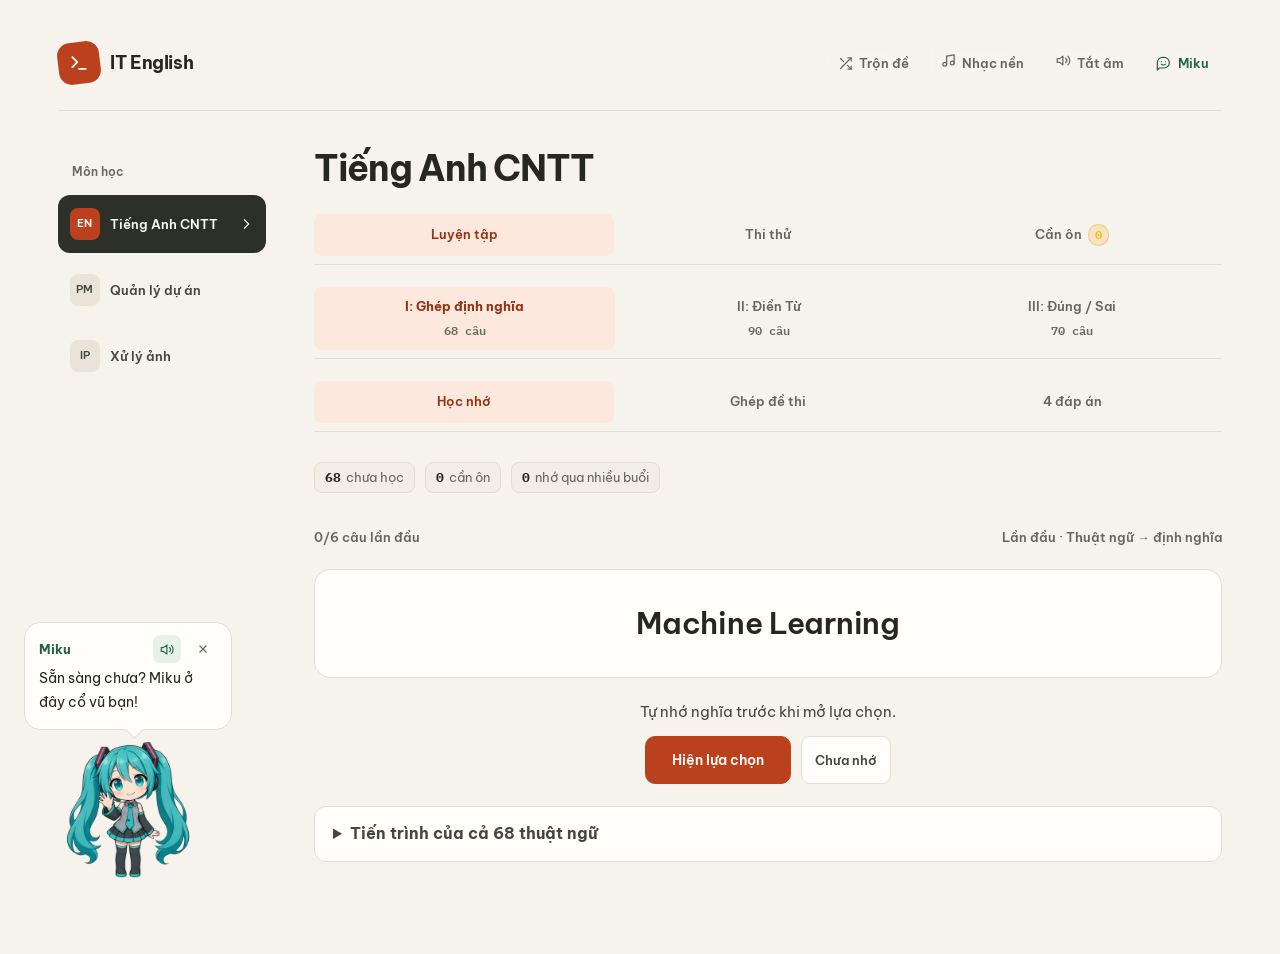
<file: index.html>
<!DOCTYPE html>
<html lang="vi">
<head>
  <meta charset="UTF-8">
  <meta name="viewport" content="width=device-width, initial-scale=1.0, maximum-scale=5.0, viewport-fit=cover">
  <meta name="theme-color" content="#f6f3ed">
  <meta name="description" content="Hệ thống luyện thi Tiếng Anh Chuyên Ngành (TACN) giữa kỳ thông minh với phương pháp Active Recall, dấu hiệu bắt bài và tối ưu di động.">
  <title>Góc ôn tập · Học và ghi nhớ</title>
  <link rel="preconnect" href="https://fonts.googleapis.com">
  <link rel="preconnect" href="https://fonts.gstatic.com" crossorigin>
  <link href="https://fonts.googleapis.com/css2?family=Be+Vietnam+Pro:wght@400;500;600;700;800&family=IBM+Plex+Mono:wght@400;500;600;700&display=swap" rel="stylesheet">
  <link rel="stylesheet" href="base.css">
  <link rel="stylesheet" href="study.css">
  <link rel="stylesheet" href="motion.css">
  <link rel="stylesheet" href="pm.css">
  <link rel="stylesheet" href="image-quiz.css">
  <link rel="stylesheet" href="redesign.css">
  <link rel="stylesheet" href="companion.css">
</head>
<body>

  <div class="app-shell">

    <!-- Top Utility Bar -->
    <header class="top-bar">
      <div class="app-brand">
        <div class="app-brand-mark" aria-hidden="true">
          <svg width="20" height="20" viewBox="0 0 24 24" fill="none" stroke="currentColor" stroke-width="2.2" stroke-linecap="round" stroke-linejoin="round">
            <polyline points="4 17 10 11 4 5"></polyline>
            <line x1="12" y1="19" x2="20" y2="19"></line>
          </svg>
        </div>
        <div class="brand-text">
          <h1 class="app-brand-title">
            <span>IT English</span>
          </h1>
        </div>
      </div>

      <div class="top-actions">
        <button id="btn-shuffle" class="btn-quiet" title="Trộn lại ngẫu nhiên câu hỏi (R)" aria-label="Trộn đề ngẫu nhiên">
          <svg width="15" height="15" viewBox="0 0 24 24" fill="none" stroke="currentColor" stroke-width="2" stroke-linecap="round" stroke-linejoin="round">
            <polyline points="16 3 21 3 21 8"></polyline>
            <line x1="4" y1="20" x2="21" y2="3"></line>
            <polyline points="21 16 21 21 16 21"></polyline>
            <line x1="15" y1="15" x2="21" y2="21"></line>
            <line x1="4" y1="4" x2="9" y2="9"></line>
          </svg>
          <span>Trộn đề</span>
          <kbd>R</kbd>
        </button>

        <button id="btn-bgm" class="btn-quiet" title="Nhạc nền: bai1.mp3" aria-label="Bật hoặc tắt nhạc nền">
          <span id="bgm-icon-wrap">
            <svg class="bgm-icon" width="15" height="15" viewBox="0 0 24 24" fill="none" stroke="currentColor" stroke-width="2" stroke-linecap="round" stroke-linejoin="round">
              <path d="M9 18V5l12-2v13"></path>
              <circle cx="6" cy="18" r="3"></circle>
              <circle cx="18" cy="16" r="3"></circle>
            </svg>
          </span>
          <span id="bgm-label">Nhạc nền</span>
          <span class="bgm-bars" aria-hidden="true">
            <span></span><span></span><span></span>
          </span>
        </button>

        <button id="btn-audio" class="btn-quiet is-active" title="Bật / Tắt âm thanh hiệu ứng" aria-label="Bật hoặc tắt âm thanh hiệu ứng">
          <span id="audio-icon-wrap">
            <svg width="15" height="15" viewBox="0 0 24 24" fill="none" stroke="currentColor" stroke-width="2" stroke-linecap="round" stroke-linejoin="round">
              <polygon points="11 5 6 9 2 9 2 15 6 15 11 19 11 5"></polygon>
              <path d="M19.07 4.93a10 10 0 0 1 0 14.14M15.54 8.46a5 5 0 0 1 0 7.07"></path>
            </svg>
          </span>
          <span id="audio-label">Âm thanh</span>
        </button>
      </div>
    </header>

    <!-- Segmented Navigation -->
    <nav class="segmented-control" role="tablist" aria-label="Chọn phần ôn tập">
      <button class="seg-item active" data-mode="part1" role="tab" aria-selected="true">
        <span>I: Ghép định nghĩa</span>
        <span class="count">68 câu</span>
      </button>
      <button class="seg-item" data-mode="part2" role="tab" aria-selected="false">
        <span>II: Điền Từ</span>
        <span class="count">90 câu</span>
      </button>
      <button class="seg-item" data-mode="part3" role="tab" aria-selected="false">
        <span>III: Đúng / Sai</span>
        <span class="count">70 câu</span>
      </button>
      <button class="seg-item" data-mode="all" role="tab" aria-selected="false">
        <span>Thi Thử Tổng Hợp</span>
        <span class="count">45 câu</span>
      </button>
    </nav>

    <!-- Metrics Dashboard -->
    <section class="metrics-dashboard" aria-label="Tiến trình học">
      <div class="metrics-grid">
        <div class="metric-chip">
          <span class="metric-label">Tiến độ</span>
          <span class="metric-value"><span id="metric-cur">1</span>/<span id="metric-total">48</span></span>
        </div>
        <div class="metric-chip">
          <span class="metric-label">Đúng</span>
          <span class="metric-value val-emerald" id="metric-correct">0</span>
        </div>
        <div class="metric-chip">
          <span class="metric-label">Sai</span>
          <span class="metric-value val-rose" id="metric-wrong">0</span>
        </div>
        <div class="metric-chip">
          <span class="metric-label">Độ chính xác</span>
          <span class="metric-value val-accent" id="metric-pct">0%</span>
        </div>
        <div class="metric-chip metric-chip-streak" id="metric-streak-wrap" title="Chuỗi trả lời đúng liên tiếp">
          <span class="metric-label">Chuỗi Đúng</span>
          <span class="metric-value val-amber" id="metric-streak">0 🔥</span>
        </div>
      </div>

      <div class="review-alert-wrap" id="review-alert-wrap" style="display:none;">
        <button id="btn-review-wrong" class="btn-review-wrong">
          <span>↺ Luyện lại riêng <span id="wrong-badge-count">0</span> câu làm sai</span>
        </button>
      </div>

      <div class="track-line" role="progressbar" aria-valuemin="0" aria-valuemax="100" aria-label="Thanh tiến độ">
        <div class="track-fill" id="track-fill"></div>
      </div>
    </section>

    <!-- Active Question Console Card -->
    <main id="active-card-container"></main>

    <!-- Keyboard Shortcuts Legend (Desktop only) -->
    <footer class="shortcuts-footer" aria-label="Phím tắt trên máy tính">
      <div class="shortcut-pill"><kbd>1</kbd>-<kbd>4</kbd> / <kbd>A</kbd>-<kbd>D</kbd> Chọn đáp án</div>
      <div class="shortcut-pill"><kbd>T</kbd>/<kbd>F</kbd> True/False</div>
      <div class="shortcut-pill"><kbd>Space</kbd> / <kbd>Enter</kbd> Câu tiếp theo</div>
      <div class="shortcut-pill"><kbd>R</kbd> Trộn đề mới</div>
    </footer>

  </div>

  <audio id="bgm-audio" src="bai1.mp3" preload="metadata" loop></audio>
  <script src="questions.js"></script>
  <script src="app.js"></script>
  <script src="part1.js"></script>
  <script src="memory.js"></script>
  <script src="writing.js"></script>
  <script src="study.js"></script>
  <script src="pm-data.js"></script>
  <script src="image-data.js"></script>
  <script src="image-quiz.js"></script>
  <script src="pm.js"></script>
  <script src="motion.js"></script>
  <script src="redesign.js"></script>
  <script src="companion.js"></script>

</body>
</html>
</file>
<file: base.css>
:root {
  /* Surface & Base Palette - Deep Midnight Slate */
  --bg: #080c18;
  --bg-surface: #0f162c;
  --surface-1: rgba(15, 23, 44, 0.88);
  --surface-2: rgba(20, 32, 60, 0.82);
  --surface-3: rgba(28, 44, 82, 0.85);
  --surface-hover: rgba(36, 58, 108, 0.9);
  
  /* Borders */
  --border-subtle: rgba(255, 255, 255, 0.08);
  --border-hover: rgba(255, 255, 255, 0.16);
  --border-active: #38bdf8;
  --border-card-top: rgba(255, 255, 255, 0.14);

  /* High-Contrast Typographic Tokens */
  --text-1: #ffffff;
  --text-2: #e2e8f0;
  --text-3: #94a3b8;
  --text-muted: #64748b;

  /* Vibrant Accents */
  --accent: #38bdf8;
  --accent-deep: #0284c7;
  --accent-glow: rgba(56, 189, 248, 0.32);
  --accent-muted: rgba(14, 165, 233, 0.14);
  --accent-gradient: linear-gradient(135deg, #0284c7 0%, #38bdf8 100%);

  /* Functional Status Tokens (WCAG AAA compliant) */
  --emerald: #10b981;
  --emerald-light: #34d399;
  --emerald-muted: rgba(16, 185, 129, 0.14);
  --emerald-border: rgba(16, 185, 129, 0.45);

  --rose: #f43f5e;
  --rose-light: #fb7185;
  --rose-muted: rgba(244, 63, 94, 0.14);
  --rose-border: rgba(244, 63, 94, 0.45);

  --amber: #f59e0b;
  --amber-light: #fbbf24;
  --amber-muted: rgba(245, 158, 11, 0.14);
  --amber-border: rgba(245, 158, 11, 0.38);

  --indigo: #6366f1;
  --indigo-light: #818cf8;
  --indigo-muted: rgba(99, 102, 241, 0.14);
  --indigo-border: rgba(99, 102, 241, 0.38);

  /* Radii & Shadows */
  --radius-sm: 8px;
  --radius-md: 12px;
  --radius-lg: 16px;
  --radius-xl: 20px;
  --radius-2xl: 24px;

  --shadow-sm: 0 2px 6px rgba(0, 0, 0, 0.35);
  --shadow-md: 0 10px 28px -6px rgba(0, 0, 0, 0.55), 0 3px 10px rgba(0, 0, 0, 0.35);
  --shadow-card: 0 18px 48px -12px rgba(0, 0, 0, 0.65), 0 0 0 1px rgba(255, 255, 255, 0.08);
  --shadow-glow: 0 0 28px -4px rgba(56, 189, 248, 0.3);
  --shadow-emerald: 0 0 24px -4px rgba(16, 185, 129, 0.3);
  --shadow-rose: 0 0 24px -4px rgba(244, 63, 94, 0.3);

  --transition: 200ms cubic-bezier(0.16, 1, 0.3, 1);
}

* {
  box-sizing: border-box;
  margin: 0;
  padding: 0;
  -webkit-font-smoothing: antialiased;
  -moz-osx-font-smoothing: grayscale;
  -webkit-tap-highlight-color: transparent;
}

::selection {
  background: rgba(56, 189, 248, 0.35);
  color: #ffffff;
}

::-webkit-scrollbar {
  width: 6px;
  height: 6px;
}
::-webkit-scrollbar-track {
  background: var(--bg);
}
::-webkit-scrollbar-thumb {
  background: #1e2c47;
  border-radius: 4px;
}
::-webkit-scrollbar-thumb:hover {
  background: #2b3e66;
}

body {
  background-color: #080c18;
  background-image:
    radial-gradient(ellipse 90% 60% at 50% -10%, rgba(14, 165, 233, 0.22), transparent 72%),
    radial-gradient(ellipse 70% 50% at 100% 25%, rgba(99, 102, 241, 0.18), transparent 65%),
    radial-gradient(ellipse 60% 45% at 0% 70%, rgba(16, 185, 129, 0.12), transparent 60%),
    radial-gradient(rgba(56, 189, 248, 0.08) 1.2px, transparent 1.2px);
  background-size: 100% 100%, 100% 100%, 100% 100%, 28px 28px;
  background-attachment: fixed;
  position: relative;
  overflow-x: hidden;
  color: var(--text-2);
  font-family: 'Be Vietnam Pro', -apple-system, BlinkMacSystemFont, 'Segoe UI', Roboto, sans-serif;
  min-height: 100vh;
  min-height: 100dvh;
  display: flex;
  flex-direction: column;
  align-items: center;
  padding: 16px 14px max(44px, env(safe-area-inset-bottom, 24px));
  line-height: 1.6;
}

.app-shell {
  width: 100%;
  max-width: 820px;
  display: flex;
  flex-direction: column;
  gap: 14px;
}

/* ==========================================================================
   Top Utility Bar & Brand
   ========================================================================== */
.top-bar {
  display: flex;
  justify-content: space-between;
  align-items: center;
  gap: 12px;
  position: sticky;
  top: 0;
  z-index: 100;
  background: rgba(8, 12, 24, 0.86);
  backdrop-filter: blur(20px) saturate(180%);
  -webkit-backdrop-filter: blur(20px) saturate(180%);
  margin: -16px -14px 0 -14px;
  padding: 12px 16px;
  border-bottom: 1px solid rgba(56, 189, 248, 0.14);
  box-shadow: 0 4px 20px -2px rgba(0, 0, 0, 0.4);
}

.app-brand {
  display: flex;
  align-items: center;
  gap: 10px;
  min-width: 0;
}

.app-brand-mark {
  width: 38px;
  height: 38px;
  background: linear-gradient(135deg, rgba(14, 165, 233, 0.25), rgba(99, 102, 241, 0.22));
  border: 1px solid rgba(56, 189, 248, 0.45);
  border-radius: var(--radius-md);
  display: flex;
  align-items: center;
  justify-content: center;
  color: #38bdf8;
  flex-shrink: 0;
  box-shadow: 0 0 18px rgba(56, 189, 248, 0.25), inset 0 1px 1px rgba(255, 255, 255, 0.25);
  transition: all var(--transition);
}

.app-brand-mark:hover {
  transform: translateY(-1px);
  box-shadow: 0 0 24px rgba(56, 189, 248, 0.35);
  border-color: var(--accent);
}

.brand-text {
  min-width: 0;
}

.app-brand-title {
  font-size: 1.05rem;
  font-weight: 700;
  letter-spacing: -0.02em;
  color: var(--text-1);
  display: flex;
  align-items: center;
  gap: 6px;
  white-space: nowrap;
  overflow: hidden;
  text-overflow: ellipsis;
}

.app-brand-title span:first-child {
  background: linear-gradient(135deg, #ffffff 45%, #bae6fd 100%);
  -webkit-background-clip: text;
  -webkit-text-fill-color: transparent;
}

.app-badge-gk {
  font-size: 0.65rem;
  font-weight: 800;
  text-transform: uppercase;
  letter-spacing: 0.08em;
  padding: 2px 7px;
  border-radius: 999px;
  background: rgba(14, 165, 233, 0.16);
  border: 1px solid rgba(56, 189, 248, 0.4);
  color: #7dd3fc;
  box-shadow: 0 0 8px rgba(56, 189, 248, 0.2);
}

.app-brand-sub {
  font-size: 0.76rem;
  color: var(--text-3);
  display: flex;
  align-items: center;
  gap: 6px;
  white-space: nowrap;
  margin-top: 1px;
}

.app-brand-sub .live-dot {
  width: 6px;
  height: 6px;
  border-radius: 50%;
  background: var(--emerald);
  box-shadow: 0 0 8px var(--emerald);
}

.top-actions {
  display: flex;
  align-items: center;
  gap: 8px;
  flex-shrink: 0;
}

.btn-quiet {
  background: rgba(18, 28, 50, 0.7);
  backdrop-filter: blur(12px);
  border: 1px solid rgba(255, 255, 255, 0.09);
  color: var(--text-2);
  padding: 7px 13px;
  border-radius: var(--radius-sm);
  font-size: 0.82rem;
  font-weight: 600;
  cursor: pointer;
  display: inline-flex;
  align-items: center;
  gap: 6px;
  transition: all var(--transition);
  touch-action: manipulation;
  min-height: 38px;
  box-shadow: 0 2px 6px rgba(0, 0, 0, 0.25), inset 0 1px 0 rgba(255, 255, 255, 0.05);
}

.btn-quiet:hover {
  background: rgba(28, 44, 76, 0.9);
  color: #ffffff;
  border-color: rgba(56, 189, 248, 0.4);
  transform: translateY(-1.5px);
  box-shadow: 0 4px 14px rgba(0, 0, 0, 0.35), 0 0 12px rgba(56, 189, 248, 0.18);
}

.btn-quiet:active {
  transform: scale(0.96) translateY(0);
}

.btn-quiet:focus-visible {
  outline: 2px solid var(--accent);
  outline-offset: 2px;
}

.btn-quiet.is-active {
  background: rgba(14, 165, 233, 0.14);
  border-color: rgba(56, 189, 248, 0.38);
  color: var(--accent);
}

kbd {
  font-family: 'IBM Plex Mono', monospace;
  font-size: 0.7rem;
  background: var(--surface-3);
  border: 1px solid rgba(255, 255, 255, 0.12);
  border-radius: 5px;
  padding: 1px 5px;
  color: var(--text-2);
  font-weight: 600;
  box-shadow: 0 1px 2px rgba(0, 0, 0, 0.4);
}

/* ==========================================================================
   Segmented Navigation (Part I / II / III / Exam)
   ========================================================================== */
.segmented-control {
  background: rgba(12, 19, 34, 0.8);
  backdrop-filter: blur(20px);
  -webkit-backdrop-filter: blur(20px);
  border: 1px solid rgba(255, 255, 255, 0.09);
  border-radius: var(--radius-xl);
  padding: 5px;
  display: flex;
  gap: 6px;
  box-shadow: 0 4px 20px rgba(0, 0, 0, 0.35), inset 0 1px 2px rgba(0, 0, 0, 0.4);
}

.seg-item {
  flex: 1;
  background: transparent;
  border: 1px solid transparent;
  color: var(--text-3);
  padding: 8px 6px;
  border-radius: var(--radius-md);
  font-size: 0.84rem;
  font-weight: 600;
  cursor: pointer;
  display: flex;
  flex-direction: column;
  align-items: center;
  gap: 3px;
  transition: all var(--transition);
  text-align: center;
  touch-action: manipulation;
  min-height: 48px;
  justify-content: center;
}

.seg-item:hover {
  color: #ffffff;
  background: rgba(255, 255, 255, 0.05);
  transform: translateY(-1px);
}

.seg-item.active {
  background: linear-gradient(135deg, rgba(14, 165, 233, 0.24), rgba(99, 102, 241, 0.24));
  color: #ffffff;
  font-weight: 700;
  border: 1px solid rgba(56, 189, 248, 0.45);
  box-shadow: 0 4px 16px rgba(56, 189, 248, 0.25), inset 0 1px 0 rgba(255, 255, 255, 0.2), inset 0 1px 1px rgba(255, 255, 255, 0.35);
}

.seg-item .count {
  font-family: 'IBM Plex Mono', monospace;
  font-size: 0.68rem;
  color: var(--text-3);
  font-weight: 600;
  background: rgba(0, 0, 0, 0.3);
  padding: 1px 6px;
  border-radius: 999px;
  border: 1px solid rgba(255, 255, 255, 0.06);
}

.seg-item.active .count {
  color: #ffffff;
  background: rgba(0, 0, 0, 0.25);
  border-color: rgba(255, 255, 255, 0.2);
}

/* ==========================================================================
   Metrics Dashboard (Streamlined Stat Strip)
   ========================================================================== */
.metrics-dashboard {
  display: flex;
  flex-direction: column;
  gap: 8px;
}

.metrics-grid {
  display: grid;
  grid-template-columns: repeat(5, minmax(0, 1fr));
  gap: 8px;
}

.metric-chip {
  background: rgba(14, 22, 42, 0.8);
  backdrop-filter: blur(18px);
  -webkit-backdrop-filter: blur(18px);
  border: 1px solid rgba(255, 255, 255, 0.08);
  border-radius: var(--radius-lg);
  padding: 10px 8px;
  display: flex;
  flex-direction: column;
  align-items: center;
  justify-content: center;
  text-align: center;
  gap: 3px;
  transition: all var(--transition);
  position: relative;
  overflow: hidden;
  box-shadow: 0 4px 16px rgba(0, 0, 0, 0.25), inset 0 1px 0 rgba(255, 255, 255, 0.07);
}

.metric-chip::before {
  content: '';
  position: absolute;
  top: 0;
  left: 0;
  right: 0;
  height: 2.5px;
  background: transparent;
  transition: background var(--transition);
}

.metric-chip:nth-child(1)::before { background: #38bdf8; }
.metric-chip:nth-child(2)::before { background: #10b981; }
.metric-chip:nth-child(3)::before { background: #f43f5e; }
.metric-chip:nth-child(4)::before { background: #818cf8; }
.metric-chip:nth-child(5)::before { background: #f59e0b; }

.metric-chip:hover {
  border-color: rgba(56, 189, 248, 0.35);
  transform: translateY(-2px);
  box-shadow: 0 8px 24px rgba(0, 0, 0, 0.35);
}
  background: transparent;
  transition: background var(--transition);
}

.metric-chip:hover {
  border-color: var(--border-hover);
  transform: translateY(-1px);
}

.metric-chip:hover::before {
  background: var(--accent);
}

.metric-label {
  font-size: 0.68rem;
  font-weight: 700;
  text-transform: uppercase;
  letter-spacing: 0.05em;
  color: var(--text-3);
}

.metric-value {
  font-family: 'IBM Plex Mono', monospace;
  font-size: 0.98rem;
  font-weight: 700;
  color: var(--text-1);
  font-variant-numeric: tabular-nums;
}

.val-emerald { color: var(--emerald-light); }
.val-rose { color: var(--rose-light); }
.val-accent { color: var(--accent); }

/* Review Wrong Answers Button */
.review-alert-wrap {
  display: flex;
  justify-content: flex-end;
}

.btn-review-wrong {
  background: rgba(244, 63, 94, 0.14);
  border: 1px solid rgba(244, 63, 94, 0.4);
  color: #fda4af;
  padding: 7px 14px;
  border-radius: var(--radius-sm);
  font-size: 0.82rem;
  font-weight: 700;
  cursor: pointer;
  display: inline-flex;
  align-items: center;
  gap: 7px;
  transition: all var(--transition);
  touch-action: manipulation;
}

.btn-review-wrong:hover {
  background: rgba(244, 63, 94, 0.24);
  border-color: var(--rose);
  transform: translateY(-1px);
  color: #ffffff;
}

.track-line {
  width: 100%;
  height: 5px;
  background: var(--surface-2);
  border-radius: 999px;
  overflow: hidden;
  box-shadow: inset 0 1px 3px rgba(0, 0, 0, 0.5);
  border: 1px solid rgba(255, 255, 255, 0.05);
}

.track-fill {
  height: 100%;
  background: linear-gradient(90deg, #0284c7 0%, #0ea5e9 60%, #38bdf8 100%);
  width: 0%;
  transition: width 280ms cubic-bezier(0.16, 1, 0.3, 1);
  border-radius: 999px;
  box-shadow: 0 0 10px rgba(56, 189, 248, 0.6);
}

/* ==========================================================================
   Main Console Surface (Hero Card)
   ========================================================================== */
.console-card {
  background: rgba(14, 21, 40, 0.9);
  backdrop-filter: blur(24px);
  -webkit-backdrop-filter: blur(24px);
  border: 1px solid rgba(255, 255, 255, 0.08);
  border-top: 1px solid rgba(255, 255, 255, 0.16);
  border-radius: var(--radius-2xl);
  padding: 26px;
  display: flex;
  flex-direction: column;
  gap: 20px;
  box-shadow: 0 24px 60px -12px rgba(0, 0, 0, 0.75), 0 0 0 1px rgba(255, 255, 255, 0.06), inset 0 1px 1px rgba(255, 255, 255, 0.1);
  position: relative;
}

.card-meta {
  display: flex;
  justify-content: space-between;
  align-items: center;
  gap: 10px;
  flex-wrap: wrap;
}

.meta-phase-badge {
  display: inline-flex;
  align-items: center;
  gap: 6px;
  font-size: 0.74rem;
  font-weight: 700;
  color: var(--accent);
  background: rgba(14, 165, 233, 0.12);
  border: 1px solid rgba(56, 189, 248, 0.3);
  border-radius: 999px;
  padding: 3px 10px;
  letter-spacing: 0.03em;
}

.meta-counter {
  font-family: 'IBM Plex Mono', monospace;
  font-size: 0.78rem;
  color: var(--text-3);
  font-variant-numeric: tabular-nums;
  background: rgba(255, 255, 255, 0.05);
  padding: 3px 8px;
  border-radius: var(--radius-sm);
  border: 1px solid var(--border-subtle);
  font-weight: 600;
}

/* Pure Question Text: Crisp, highly legible */
.question-prompt {
  font-size: 1.2rem;
  font-weight: 600;
  line-height: 1.68;
  color: #ffffff;
  max-width: 72ch;
  letter-spacing: -0.01em;
  word-break: break-word;
}

/* Highlighted clues in question prompt */
.prompt-highlight {
  background: rgba(245, 158, 11, 0.22);
  color: #fef3c7;
  border-bottom: 2px solid var(--amber);
  padding: 1px 4px;
  border-radius: 4px;
}

/* ==========================================================================
   Options Stack (Multiple Choice Cards)
   ========================================================================== */
.options-stack {
  display: flex;
  flex-direction: column;
  gap: 10px;
}

.choice-row {
  background: var(--surface-2);
  border: 1px solid var(--border-subtle);
  color: var(--text-2);
  padding: 14px 18px;
  border-radius: var(--radius-md);
  font-size: 0.95rem;
  font-weight: 500;
  cursor: pointer;
  display: flex;
  align-items: center;
  justify-content: space-between;
  transition: all var(--transition);
  text-align: left;
  outline: none;
  min-height: 54px;
  touch-action: manipulation;
  line-height: 1.55;
}

.choice-row:hover:not(:disabled) {
  background: var(--surface-hover);
  border-color: rgba(56, 189, 248, 0.4);
  color: #ffffff;
  transform: translateY(-1px);
  box-shadow: 0 4px 14px rgba(0, 0, 0, 0.3);
}

.choice-row:active:not(:disabled) {
  transform: translateY(0);
}

.choice-row:focus-visible {
  outline: 2px solid var(--accent);
  outline-offset: 2px;
}

.choice-row.state-correct {
  background: var(--emerald-muted) !important;
  border-color: var(--emerald) !important;
  color: #ffffff !important;
  box-shadow: var(--shadow-emerald);
}

.choice-row.state-correct .key-badge {
  background: var(--emerald);
  color: #06110d;
  border-color: var(--emerald);
  font-weight: 800;
}

.choice-row.state-incorrect {
  background: var(--rose-muted) !important;
  border-color: var(--rose) !important;
  color: #ffffff !important;
  box-shadow: var(--shadow-rose);
}

.choice-row.state-incorrect .key-badge {
  background: var(--rose);
  color: #ffffff;
  border-color: var(--rose);
  font-weight: 800;
}

/* Exam Mode / Active Selected State */
.choice-row.exam-selected,
.choice-row[aria-pressed="true"] {
  background: rgba(14, 165, 233, 0.22) !important;
  border-color: #38bdf8 !important;
  color: #ffffff !important;
  box-shadow: 0 0 0 1.5px #38bdf8, 0 4px 18px rgba(56, 189, 248, 0.35) !important;
  transform: translateY(-1px);
}

.choice-row.exam-selected .key-badge,
.choice-row[aria-pressed="true"] .key-badge {
  background: #38bdf8 !important;
  color: #070b14 !important;
  border-color: #38bdf8 !important;
  font-weight: 800 !important;
  box-shadow: 0 0 10px rgba(56, 189, 248, 0.5) !important;
}

.choice-row.exam-selected .choice-text,
.choice-row[aria-pressed="true"] .choice-text {
  color: #ffffff !important;
  font-weight: 600 !important;
}

.choice-row.exam-selected kbd,
.choice-row[aria-pressed="true"] kbd {
  background: rgba(56, 189, 248, 0.25) !important;
  border-color: #38bdf8 !important;
  color: #38bdf8 !important;
  font-weight: 700 !important;
}

.choice-row:disabled {
  cursor: default;
}

.choice-leading {
  display: flex;
  align-items: center;
  gap: 14px;
  flex: 1;
  min-width: 0;
}

.choice-text {
  flex: 1;
  line-height: 1.55;
  word-break: break-word;
}

.key-badge {
  font-family: 'IBM Plex Mono', monospace;
  font-size: 0.8rem;
  font-weight: 700;
  background: var(--surface-3);
  border: 1px solid rgba(255, 255, 255, 0.12);
  width: 30px;
  height: 30px;
  border-radius: 8px;
  display: flex;
  align-items: center;
  justify-content: center;
  color: var(--text-2);
  flex-shrink: 0;
  transition: all var(--transition);
  box-shadow: 0 1px 3px rgba(0, 0, 0, 0.35);
}

.choice-row:hover:not(:disabled) .key-badge {
  border-color: var(--accent);
  color: var(--accent);
  background: var(--surface-hover);
}

/* ==========================================================================
   Binary Choice Stack (True / False)
   ========================================================================== */
.binary-stack {
  display: grid;
  grid-template-columns: 1fr 1fr;
  gap: 12px;
}

.binary-btn {
  background: var(--surface-2);
  border: 1px solid var(--border-subtle);
  color: var(--text-1);
  padding: 16px 18px;
  border-radius: var(--radius-md);
  font-size: 0.98rem;
  font-weight: 700;
  cursor: pointer;
  display: flex;
  align-items: center;
  justify-content: center;
  gap: 10px;
  transition: all var(--transition);
  min-height: 56px;
  touch-action: manipulation;
}

.binary-btn:hover:not(:disabled) {
  background: var(--surface-hover);
  border-color: rgba(56, 189, 248, 0.4);
  transform: translateY(-2px);
  box-shadow: 0 4px 14px rgba(0, 0, 0, 0.3);
}

.binary-btn:active:not(:disabled) {
  transform: translateY(0);
}

.binary-btn.state-correct {
  background: var(--emerald-muted) !important;
  border-color: var(--emerald) !important;
  color: #ffffff !important;
  box-shadow: var(--shadow-emerald);
}

.binary-btn.state-correct .key-badge {
  background: var(--emerald);
  color: #06110d;
}

.binary-btn.state-incorrect {
  background: var(--rose-muted) !important;
  border-color: var(--rose) !important;
  color: #ffffff !important;
  box-shadow: var(--shadow-rose);
}

.binary-btn.state-incorrect .key-badge {
  background: var(--rose);
  color: #ffffff;
}

/* Exam Mode Binary Selected State */
.binary-btn.exam-selected,
.binary-btn[aria-pressed="true"] {
  background: rgba(14, 165, 233, 0.22) !important;
  border-color: #38bdf8 !important;
  color: #ffffff !important;
  box-shadow: 0 0 0 1.5px #38bdf8, 0 4px 18px rgba(56, 189, 248, 0.35) !important;
  transform: translateY(-1px);
}

.binary-btn.exam-selected .key-badge,
.binary-btn[aria-pressed="true"] .key-badge {
  background: #38bdf8 !important;
  color: #070b14 !important;
  border-color: #38bdf8 !important;
  font-weight: 800 !important;
  box-shadow: 0 0 10px rgba(56, 189, 248, 0.5) !important;
}

.binary-btn.exam-selected span:last-child,
.binary-btn[aria-pressed="true"] span:last-child {
  color: #ffffff !important;
  font-weight: 700 !important;
}

.binary-btn:disabled {
  cursor: default;
}

/* ==========================================================================
   Feedback Panel & Memory Guidance
   ========================================================================== */
.feedback-panel {
  display: flex;
  flex-direction: column;
  gap: 14px;
  background: var(--surface-2);
  border: 1px solid var(--border-subtle);
  border-radius: var(--radius-lg);
  padding: 18px 20px;
}

.feedback-status {
  display: flex;
  align-items: center;
  gap: 10px;
  font-size: 0.95rem;
  font-weight: 700;
}

.feedback-status.is-correct {
  color: var(--emerald-light);
}

.feedback-status.is-incorrect {
  color: var(--rose-light);
}

.status-icon-pill {
  width: 24px;
  height: 24px;
  border-radius: 50%;
  display: flex;
  align-items: center;
  justify-content: center;
  font-size: 0.78rem;
  flex-shrink: 0;
}

.feedback-status.is-correct .status-icon-pill {
  background: var(--emerald);
  color: #06110d;
}

.feedback-status.is-incorrect .status-icon-pill {
  background: var(--rose);
  color: #ffffff;
}

.clue-discovery-box {
  display: flex;
  flex-direction: column;
  gap: 8px;
  background: rgba(0, 0, 0, 0.28);
  border: 1px solid rgba(255, 255, 255, 0.06);
  border-radius: var(--radius-md);
  padding: 12px 16px;
}

.clue-item {
  display: flex;
  flex-direction: column;
  gap: 3px;
}

.clue-label {
  font-size: 0.75rem;
  font-weight: 700;
  text-transform: uppercase;
  letter-spacing: 0.04em;
  color: var(--amber-light);
}

.clue-val-keyword {
  font-family: 'IBM Plex Mono', monospace;
  font-size: 0.92rem;
  color: #ffffff;
  font-weight: 600;
}

.clue-val-tip {
  color: #bae6fd;
  font-size: 0.88rem;
  line-height: 1.55;
}

.feedback-vn {
  color: var(--text-2);
  font-size: 0.92rem;
  line-height: 1.65;
  border-top: 1px solid var(--border-subtle);
  padding-top: 12px;
}

/* ==========================================================================
   Controls Row & Sticky Bottom on Mobile
   ========================================================================== */
.controls-row {
  display: flex;
  justify-content: space-between;
  align-items: center;
  gap: 14px;
  margin-top: 6px;
}

.desktop-hint {
  font-size: 0.82rem;
  color: var(--text-muted);
  display: flex;
  align-items: center;
  gap: 6px;
}

.btn-primary {
  background: linear-gradient(135deg, #0284c7 0%, #38bdf8 100%);
  border: 1px solid rgba(255, 255, 255, 0.25);
  color: #ffffff;
  font-weight: 700;
  font-size: 0.95rem;
  padding: 12px 26px;
  border-radius: var(--radius-lg);
  cursor: pointer;
  display: inline-flex;
  align-items: center;
  justify-content: center;
  gap: 8px;
  transition: all var(--transition);
  box-shadow: 0 4px 20px rgba(14, 165, 233, 0.4), inset 0 1px 1px rgba(255, 255, 255, 0.35);
  min-height: 48px;
  touch-action: manipulation;
}

.btn-primary:hover {
  transform: translateY(-2px);
  box-shadow: 0 6px 28px rgba(56, 189, 248, 0.6), inset 0 1px 1px rgba(255, 255, 255, 0.4);
  border-color: #ffffff;
}

.btn-primary:active {
  transform: scale(0.97) translateY(0);
}

.btn-primary:focus-visible {
  outline: 2px solid var(--accent);
  outline-offset: 3px;
}

/* ==========================================================================
   Summary Screen
   ========================================================================== */
.summary-card {
  align-items: center;
  text-align: center;
  padding: 36px 24px;
  gap: 20px;
}

.summary-badge-score {
  width: 100px;
  height: 100px;
  border-radius: 50%;
  background: linear-gradient(135deg, rgba(2, 132, 199, 0.2) 0%, rgba(56, 189, 248, 0.25) 100%);
  border: 2px solid var(--accent);
  box-shadow: 0 0 32px rgba(56, 189, 248, 0.4);
  display: flex;
  align-items: center;
  justify-content: center;
}

.summary-numeral {
  font-family: 'IBM Plex Mono', monospace;
  font-size: 1.9rem;
  font-weight: 800;
  color: #ffffff;
}

.summary-tier {
  font-size: 0.85rem;
  font-weight: 700;
  text-transform: uppercase;
  letter-spacing: 0.08em;
  padding: 4px 14px;
  border-radius: 999px;
}

.tier-high {
  background: rgba(16, 185, 129, 0.16);
  border: 1px solid var(--emerald);
  color: var(--emerald-light);
}

.tier-mid {
  background: rgba(245, 158, 11, 0.16);
  border: 1px solid var(--amber);
  color: var(--amber-light);
}

.tier-low {
  background: rgba(244, 63, 94, 0.16);
  border: 1px solid var(--rose);
  color: var(--rose-light);
}

.summary-heading {
  font-size: 1.45rem;
  font-weight: 800;
  color: #ffffff;
}

.summary-desc {
  max-width: 48ch;
  color: var(--text-3);
  font-size: 0.95rem;
  line-height: 1.6;
}

.summary-stats-box {
  display: grid;
  grid-template-columns: repeat(3, 1fr);
  gap: 12px;
  width: 100%;
  max-width: 420px;
  background: var(--surface-2);
  border: 1px solid var(--border-subtle);
  border-radius: var(--radius-lg);
  padding: 16px;
}

.summary-stat-item {
  display: flex;
  flex-direction: column;
  gap: 4px;
}

.summary-stat-label {
  font-size: 0.72rem;
  font-weight: 700;
  text-transform: uppercase;
  color: var(--text-3);
}

.summary-stat-val {
  font-family: 'IBM Plex Mono', monospace;
  font-size: 1.25rem;
  font-weight: 700;
  color: var(--text-1);
}

/* ==========================================================================
   Footer Shortcuts Legend
   ========================================================================== */
.shortcuts-footer {
  display: flex;
  flex-wrap: wrap;
  gap: 8px;
  justify-content: center;
  padding-top: 10px;
}

.shortcut-pill {
  font-size: 0.76rem;
  color: var(--text-muted);
  display: inline-flex;
  align-items: center;
  gap: 5px;
  background: var(--surface-1);
  padding: 4px 10px;
  border-radius: var(--radius-sm);
  border: 1px solid var(--border-subtle);
}

/* ==========================================================================
   Responsive / Mobile Optimization Breakpoints
   ========================================================================== */
@media (max-width: 640px) {
  body {
    padding: 10px 10px 80px 10px;
  }

  .app-shell {
    gap: 10px;
  }

  .top-bar {
    margin: -10px -10px 0 -10px;
    padding: 10px 12px;
  }

  .app-brand-mark {
    width: 32px;
    height: 32px;
  }

  .app-brand-title {
    font-size: 0.95rem;
  }

  .app-brand-sub {
    font-size: 0.72rem;
  }

  .btn-quiet {
    padding: 6px 10px;
    font-size: 0.78rem;
    min-height: 36px;
  }

  .btn-quiet kbd {
    display: none;
  }

  .segmented-control {
    gap: 3px;
    padding: 3px;
  }

  .seg-item {
    font-size: 0.78rem;
    padding: 8px 4px;
    min-height: 44px;
  }

  .seg-item .count {
    font-size: 0.65rem;
    padding: 0 4px;
  }

  .metrics-grid {
    gap: 6px;
  }

  .metric-chip {
    padding: 6px 6px;
  }

  .metric-label {
    font-size: 0.62rem;
  }

  .metric-value {
    font-size: 0.88rem;
  }

  .console-card {
    padding: 16px;
    border-radius: var(--radius-lg);
    gap: 14px;
  }

  .question-prompt {
    font-size: 1.08rem;
    line-height: 1.6;
  }

  .choice-row {
    padding: 12px 14px;
    min-height: 52px;
    font-size: 0.92rem;
    border-radius: var(--radius-md);
  }

  .choice-row kbd {
    display: none;
  }

  .binary-stack {
    gap: 8px;
  }

  .binary-btn {
    padding: 14px 12px;
    font-size: 0.92rem;
    min-height: 52px;
  }

  .feedback-panel {
    padding: 14px 16px;
    gap: 12px;
  }

  .feedback-status {
    font-size: 0.88rem;
  }

  .feedback-vn {
    font-size: 0.86rem;
  }

  /* Fixed sticky Next button on mobile */
  .controls-row {
    position: fixed;
    bottom: 0;
    left: 0;
    right: 0;
    background: rgba(7, 11, 20, 0.94);
    backdrop-filter: blur(16px);
    -webkit-backdrop-filter: blur(16px);
    padding: 10px 14px max(12px, env(safe-area-inset-bottom, 12px));
    border-top: 1px solid rgba(255, 255, 255, 0.08);
    z-index: 999;
    margin: 0;
    box-shadow: 0 -8px 24px rgba(0, 0, 0, 0.6);
  }

  .controls-row .btn-primary {
    width: 100%;
    min-height: 48px;
    font-size: 0.95rem;
    border-radius: var(--radius-md);
  }

  .desktop-hint {
    display: none !important;
  }

  .shortcuts-footer {
    display: none;
  }
}


/* ==========================================================================
   Micro-interactions, Streak & Rich Animations
   ========================================================================== */

/* Enhanced Card Slide Entrance */

/* Choice Row Active Press & Select Animations */
.choice-row {
  transition: transform 0.15s cubic-bezier(0.16, 1, 0.3, 1),
              background 0.2s ease,
              border-color 0.2s ease,
              box-shadow 0.25s ease;
}

.choice-row:active:not(:disabled),
.binary-btn:active:not(:disabled) {
  transform: scale(0.982) !important;
}

/* Exam Mode Selected Pulse */
.choice-row.exam-selected,

/* Correct Answer Bounce */
.choice-row.state-correct,

/* Incorrect Answer Shake */
.choice-row.state-incorrect,

/* Feedback Box Slide In */

/* Streak Combo Badge */
.streak-badge {
  display: inline-flex;
  align-items: center;
  gap: 4px;
  background: linear-gradient(135deg, #f59e0b, #ef4444);
  color: #ffffff;
  font-weight: 800;
  font-size: 0.76rem;
  letter-spacing: 0.04em;
  padding: 3px 10px;
  border-radius: 999px;
  box-shadow: 0 0 12px rgba(245, 158, 11, 0.5);
  margin-left: 8px;
}

/* Progress bar leading shimmer */
.track-fill {
  position: relative;
  overflow: hidden;
  transition: width 0.32s cubic-bezier(0.16, 1, 0.3, 1);
}

.track-fill::after {
  content: '';
  position: absolute;
  top: 0;
  left: 0;
  right: 0;
  bottom: 0;
  background: linear-gradient(90deg, transparent 0%, rgba(255, 255, 255, 0.35) 50%, transparent 100%);
}

/* Shuffle button icon spin when clicked */
#btn-shuffle:active svg {
  transform: rotate(180deg);
  transition: transform 0.25s cubic-bezier(0.16, 1, 0.3, 1);
}

/* Ambient Glowing Aurora Background Orbs */
body::before, body::after {
  content: '';
  position: fixed;
  border-radius: 50%;
  pointer-events: none;
  z-index: -1;
  filter: blur(85px);
  opacity: 0.42;
}

body::before {
  top: -120px;
  left: 50%;
  transform: translateX(-50%);
  width: 520px;
  height: 380px;
  background: radial-gradient(circle, rgba(56, 189, 248, 0.22), rgba(99, 102, 241, 0.12), transparent 70%);
}

body::after {
  bottom: -80px;
  right: 5%;
  width: 480px;
  height: 340px;
  background: radial-gradient(circle, rgba(99, 102, 241, 0.2), rgba(56, 189, 248, 0.1), transparent 70%);
}

/* ==========================================================================
   Answer Feedback Effects & Celebrations
   ========================================================================== */

/* Active Card Reactions */
.console-card.card-pulse-correct,
.memory-study.card-pulse-correct,

.console-card.card-shake-wrong,
.memory-study.card-shake-wrong,

/* Beacon Guide on the Correct Answer when Wrong */
.beacon-guide {
  position: relative;
  z-index: 2;
}

/* Metric Streak Chip Styling */
.metric-chip-streak {
  position: relative;
  transition: all var(--transition);
}

.metric-chip-streak.has-streak {
  border-color: rgba(245, 158, 11, 0.35);
  background: rgba(245, 158, 11, 0.08);
}

.metric-chip-streak.streak-fire {
  border-color: rgba(245, 158, 11, 0.6) !important;
  background: linear-gradient(135deg, rgba(245, 158, 11, 0.14), rgba(239, 68, 68, 0.12)) !important;
  box-shadow: 0 0 20px rgba(245, 158, 11, 0.3), inset 0 0 12px rgba(239, 68, 68, 0.15) !important;
}

.metric-chip-streak.streak-fire .val-amber {
  color: #fbbf24 !important;
}

.val-amber {
  color: var(--amber-light);
}

/* Next Question Button Glow & Pulse */
#btn-next {
  position: relative;
  overflow: hidden;
  box-shadow: 0 4px 18px rgba(14, 165, 233, 0.45);
}

/* Reduced Motion Graceful Degradation */


/* ==========================================================================
   Background Music (BGM) Controls & Equalizer Animation
   ========================================================================== */
#btn-bgm {
  position: relative;
  transition: all var(--transition);
}

#btn-bgm.is-active {
  background: linear-gradient(135deg, rgba(245, 158, 11, 0.2), rgba(239, 68, 68, 0.18)) !important;
  border-color: rgba(245, 158, 11, 0.55) !important;
  color: #fbbf24 !important;
  box-shadow: 0 0 16px rgba(245, 158, 11, 0.35), inset 0 1px 0 rgba(255, 255, 255, 0.12) !important;
}

#btn-bgm .bgm-icon {
  transition: transform 0.25s ease;
}

#btn-bgm.is-active .bgm-icon {
  color: #fbbf24;
  transform: scale(1.08);
}

.bgm-bars {
  display: inline-flex;
  align-items: flex-end;
  gap: 2px;
  height: 12px;
  margin-left: 3px;
  vertical-align: middle;
}

.bgm-bars span {
  width: 2.5px;
  height: 3px;
  background: var(--text-3);
  border-radius: 999px;
  transition: all 0.2s ease;
}

#btn-bgm.is-active .bgm-bars span {
  background: #fbbf24;
  box-shadow: 0 0 4px #fbbf24;
}

@media (max-width: 520px) {
  .top-actions {
    gap: 5px;
  }
  .btn-quiet {
    padding: 6px 8px;
    font-size: 0.74rem;
  }
}
</file>
<file: study.css>
/* ==========================================================================
   IT English Study Console - Enhanced Learning & Readability Stylesheet
   Modern Clean Redesign with Mobile-First Optimization
   ========================================================================== */

[hidden] { display: none !important; }
button, input { font: inherit; }
button { touch-action: manipulation; }
button:disabled { opacity: .45; cursor: not-allowed; }
:focus-visible { outline: 2px solid var(--accent); outline-offset: 3px; }

/* ==========================================================================
   Study Navigation & Workspace Tabs
   ========================================================================== */
.study-navigation {
  display: flex;
  flex-direction: column;
  gap: 10px;
}

.study-tabs {
  display: flex;
  gap: 6px;
  background: rgba(13, 20, 38, 0.85); box-shadow: 0 8px 30px rgba(0, 0, 0, 0.35), inset 0 1px 1px rgba(255, 255, 255, 0.08);
  backdrop-filter: blur(16px);
  -webkit-backdrop-filter: blur(16px);
  border: 1px solid rgba(255, 255, 255, 0.09);
  border-radius: var(--radius-xl);
  padding: 4px;
  box-shadow: 0 4px 16px rgba(0, 0, 0, 0.3);
}

.study-tabs button {
  flex: 1;
  color: var(--text-3);
  border: 1px solid transparent;
  padding: 8px 16px;
  background: transparent;
  cursor: pointer;
  font-weight: 700;
  font-size: 0.88rem;
  min-height: 40px;
  border-radius: var(--radius-md);
  transition: all var(--transition);
  display: inline-flex;
  align-items: center;
  justify-content: center;
}

.study-tabs button:hover {
  color: var(--text-1);
  background: rgba(255, 255, 255, 0.06);
  transform: translateY(-1px);
}

.study-tabs button:active {
  transform: scale(0.97);
}

.study-tabs button.active {
  color: #ffffff;
  background: linear-gradient(135deg, rgba(2, 132, 199, 0.85), rgba(56, 189, 248, 0.95));
  border-color: rgba(255, 255, 255, 0.25);
  box-shadow: 0 4px 14px rgba(14, 165, 233, 0.35), inset 0 1px 1px rgba(255, 255, 255, 0.3);
}

#due-count {
  font-family: 'IBM Plex Mono', monospace;
  font-size: 0.72rem;
  font-weight: 700;
  margin-left: 6px;
  background: rgba(245, 158, 11, 0.18);
  border: 1px solid rgba(245, 158, 11, 0.4);
  color: #fbbf24;
  padding: 1px 6px;
  border-radius: 999px;
  font-variant-numeric: tabular-nums;
}

#study-context {
  display: none !important;
}

.session-tools {
  display: none !important;
}

#study-notice:not(:empty) {
  position: fixed;
  bottom: 28px;
  left: 50%;
  transform: translateX(-50%);
  z-index: 10000;
  background: rgba(15, 23, 44, 0.95);
  backdrop-filter: blur(20px);
  -webkit-backdrop-filter: blur(20px);
  border: 1px solid rgba(56, 189, 248, 0.5);
  color: #ffffff;
  padding: 10px 22px;
  border-radius: 999px;
  font-size: 0.88rem;
  font-weight: 700;
  box-shadow: 0 12px 36px rgba(0, 0, 0, 0.6), 0 0 24px rgba(56, 189, 248, 0.35);
  pointer-events: none;
}

/* ==========================================================================
   Sub-Mode Switch Navigation (Học nhớ / Ghép đề thi / 4 đáp án)
   ========================================================================== */
.memory-modes {
  display: flex;
  gap: 6px;
  background: var(--surface-2);
  padding: 4px;
  border-radius: var(--radius-md);
  border: 1px solid var(--border-subtle);
  margin-bottom: 8px;
}

.memory-modes button {
  flex: 1;
  background: transparent;
  border: 1px solid transparent;
  color: var(--text-3);
  padding: 8px 12px;
  border-radius: var(--radius-sm);
  font-size: 0.84rem;
  font-weight: 600;
  cursor: pointer;
  transition: all var(--transition);
  text-align: center;
  min-height: 38px;
}

.memory-modes button:hover {
  color: var(--text-1);
}

.memory-modes button[aria-pressed="true"] {
  background: var(--surface-3);
  color: #ffffff;
  border-color: rgba(56, 189, 248, 0.35);
  box-shadow: 0 2px 8px rgba(0, 0, 0, 0.3);
}

/* ==========================================================================
   Memory Study Mode (Part I: Active Recall)
   ========================================================================== */
.memory-study {
  display: flex;
  flex-direction: column;
  gap: 16px;
}

.memory-heading h2 {
  font-size: 1.25rem;
  font-weight: 800;
  color: #ffffff;
  line-height: 1.4;
}

.memory-heading p {
  color: var(--text-3);
  font-size: 0.86rem;
  margin-top: 3px;
}

.memory-progress {
  display: flex;
  gap: 10px;
  flex-wrap: wrap;
  font-size: 0.82rem;
  color: var(--text-3);
}

.memory-progress span {
  display: inline-flex;
  align-items: center;
  gap: 5px;
  background: var(--surface-2);
  padding: 4px 10px;
  border-radius: var(--radius-sm);
  border: 1px solid var(--border-subtle);
}

.memory-progress span b {
  color: var(--text-1);
  font-family: 'IBM Plex Mono', monospace;
}

.memory-session-meta {
  display: flex;
  justify-content: space-between;
  align-items: center;
  font-size: 0.82rem;
  color: var(--text-3);
  font-weight: 600;
}

.memory-question {
  background: rgba(15, 24, 48, 0.85);
  border: 1px solid rgba(255, 255, 255, 0.1);
  border-top: 1px solid rgba(255, 255, 255, 0.18);
  border-radius: var(--radius-xl);
  box-shadow: 0 12px 32px rgba(0, 0, 0, 0.35), inset 0 1px 1px rgba(255, 255, 255, 0.08);
  padding: 20px;
  text-align: center;
  box-shadow: inset 0 1px 3px rgba(0, 0, 0, 0.3);
}

.memory-question h3 {
  font-size: 1.85rem;
  font-weight: 800;
  color: #ffffff;
  letter-spacing: -0.01em;
  word-break: break-word;
}

.memory-question h3.is-definition {
  font-size: 1.18rem;
  font-weight: 600;
  line-height: 1.65;
  text-align: left;
}

.memory-recall {
  display: flex;
  flex-direction: column;
  gap: 12px;
  align-items: center;
  text-align: center;
}

.memory-recall p {
  color: var(--text-2);
  font-size: 0.95rem;
}

.memory-actions {
  display: flex;
  gap: 10px;
  flex-wrap: wrap;
  justify-content: center;
  width: 100%;
}

.memory-actions button {
  min-height: 46px;
}

.memory-options {
  display: flex;
  flex-direction: column;
  gap: 10px;
}

.guided-option {
  background: var(--surface-2);
  border: 1px solid var(--border-subtle);
  color: var(--text-2);
  padding: 14px 18px;
  border-radius: var(--radius-md);
  font-size: 0.94rem;
  cursor: pointer;
  display: flex;
  align-items: center;
  gap: 14px;
  text-align: left;
  transition: all var(--transition);
  min-height: 52px;
}

.guided-option:hover:not(:disabled) {
  background: var(--surface-hover);
  border-color: rgba(56, 189, 248, 0.4);
  color: #ffffff;
}

.guided-option.is-picked {
  background: rgba(14, 165, 233, 0.16);
  border-color: var(--accent);
  color: #ffffff;
}

.guided-option.is-right {
  background: var(--emerald-muted) !important;
  border-color: var(--emerald) !important;
  color: #ffffff !important;
  box-shadow: 0 0 16px rgba(16, 185, 129, 0.35);
}

.guided-option.is-wrong {
  background: var(--rose-muted) !important;
  border-color: var(--rose) !important;
  color: #ffffff !important;
  box-shadow: 0 0 16px rgba(244, 63, 94, 0.35);
}

.guided-letter {
  font-family: 'IBM Plex Mono', monospace;
  font-size: 0.82rem;
  font-weight: 700;
  background: var(--surface-3);
  border: 1px solid rgba(255, 255, 255, 0.12);
  width: 30px;
  height: 30px;
  border-radius: 8px;
  display: flex;
  align-items: center;
  justify-content: center;
  flex-shrink: 0;
  color: var(--text-1);
}

.memory-confidence {
  background: var(--surface-2);
  border: 1px solid var(--border-subtle);
  border-radius: var(--radius-md);
  padding: 16px;
  text-align: center;
  display: flex;
  flex-direction: column;
  gap: 10px;
}

.memory-confidence h3 {
  font-size: 1.05rem;
  font-weight: 700;
  color: #ffffff;
}

.memory-feedback {
  background: var(--surface-2);
  border: 1px solid var(--border-subtle);
  border-radius: var(--radius-lg);
  padding: 18px 20px;
  display: flex;
  flex-direction: column;
  gap: 10px;
}

.memory-feedback.is-right {
  border-color: var(--emerald-border);
  background: rgba(16, 185, 129, 0.1);
  box-shadow: 0 8px 24px rgba(16, 185, 129, 0.15);
}

.memory-feedback.is-wrong {
  border-color: var(--rose-border);
  background: rgba(244, 63, 94, 0.1);
  box-shadow: 0 8px 24px rgba(244, 63, 94, 0.15);
}

.memory-feedback h3 {
  font-size: 1.1rem;
  font-weight: 700;
}

.memory-feedback.is-right h3 { color: var(--emerald-light); }
.memory-feedback.is-wrong h3 { color: var(--rose-light); }

.memory-answer {
  display: flex;
  flex-direction: column;
  gap: 4px;
}

.memory-answer strong {
  font-size: 1.15rem;
  color: #ffffff;
}

.memory-contrast {
  background: rgba(0, 0, 0, 0.25);
  border-radius: var(--radius-sm);
  padding: 10px 14px;
  margin-top: 6px;
}

.memory-contrast summary {
  cursor: pointer;
  font-weight: 600;
  color: var(--accent);
}

.memory-complete {
  background: var(--surface-2);
  border: 1px solid var(--border-subtle);
  border-radius: var(--radius-xl);
  padding: 28px 20px;
  text-align: center;
  display: flex;
  flex-direction: column;
  align-items: center;
  gap: 14px;
}

.memory-complete h3 {
  font-size: 1.35rem;
  font-weight: 800;
  color: #ffffff;
}

.memory-overview {
  background: var(--surface-1);
  border: 1px solid var(--border-subtle);
  border-radius: var(--radius-md);
  padding: 14px 18px;
}

.memory-overview summary {
  cursor: pointer;
  font-weight: 700;
  color: var(--text-2);
}

.memory-overview ul {
  list-style: none;
  display: flex;
  flex-direction: column;
  gap: 6px;
  margin-top: 12px;
  max-height: 280px;
  overflow-y: auto;
}

.memory-overview li {
  display: flex;
  justify-content: space-between;
  align-items: center;
  gap: 12px;
  padding: 6px 10px;
  background: var(--surface-2);
  border-radius: var(--radius-sm);
  font-size: 0.85rem;
}

/* ==========================================================================
   Writing Mode (Part II: Fill in the Blank)
   ========================================================================== */
.writing-sentence {
  font-size: 1.18rem;
  line-height: 1.75;
  font-weight: 600;
  color: #ffffff;
  padding: 16px 20px;
  background: var(--surface-2);
  border: 1px solid var(--border-subtle);
  border-radius: var(--radius-md);
  box-shadow: inset 0 1px 3px rgba(0, 0, 0, 0.3);
}

.writing-form {
  display: grid;
  gap: 10px;
}

.writing-form > label {
  font-size: 0.88rem;
  font-weight: 700;
  color: var(--text-1);
}

.writing-input {
  width: 100%;
  min-height: 52px;
  background: var(--bg-surface);
  color: #ffffff;
  border: 1.5px solid var(--border-hover);
  border-radius: var(--radius-md);
  padding: 12px 16px;
  font-size: 1.08rem;
  font-weight: 600;
  caret-color: var(--accent);
  transition: all var(--transition);
}

.writing-input:focus {
  border-color: var(--accent);
  box-shadow: 0 0 0 3px rgba(56, 189, 248, 0.25);
  background: rgba(14, 21, 38, 0.95);
}

.writing-hint {
  padding: 14px 18px;
  background: rgba(245, 158, 11, 0.1);
  border: 1px solid rgba(245, 158, 11, 0.35);
  border-radius: var(--radius-md);
  line-height: 1.65;
  font-size: 0.92rem;
}

.writing-solution b {
  font-size: 1.5rem;
  color: var(--emerald-light);
  overflow-wrap: anywhere;
}

.writing-diff {
  margin: 12px 0;
  padding: 14px 18px;
  background: var(--surface-2);
  border: 1px solid var(--border-subtle);
  border-radius: var(--radius-md);
  display: grid;
  gap: 8px;
}

.writing-diff p {
  display: flex;
  gap: 12px;
  flex-wrap: wrap;
  align-items: center;
}

.writing-diff code {
  font-family: 'IBM Plex Mono', monospace;
  font-size: 1rem;
  font-weight: 600;
}

.writing-error-char {
  color: #ffffff;
  background: rgba(244, 63, 94, 0.35);
  border-bottom: 2px solid var(--rose);
  padding: 1px 3px;
  border-radius: 3px;
}

.writing-fix-char {
  color: #ffffff;
  background: rgba(16, 185, 129, 0.35);
  border-bottom: 2px solid var(--emerald);
  padding: 1px 3px;
  border-radius: 3px;
}

.writing-copy {
  padding: 16px 18px;
  background: rgba(16, 185, 129, 0.08);
  border: 1px solid var(--emerald-border);
  border-radius: var(--radius-md);
  margin-top: 14px;
}

.writing-exam-controls {
  display: flex;
  gap: 10px;
  align-items: center;
  flex-wrap: wrap;
}

.writing-exam-controls .btn-primary {
  margin-left: auto;
}

/* ==========================================================================
   Guided Board Matching Mode (Ghép Đề Thi)
   ========================================================================== */
.guided-matching {
  display: flex;
  flex-direction: column;
  gap: 14px;
}

.guided-intro h2 {
  font-size: 1.25rem;
  font-weight: 800;
  color: #ffffff;
}

.guided-settings {
  display: flex;
  align-items: center;
  gap: 10px;
  font-size: 0.85rem;
  color: var(--text-3);
  flex-wrap: wrap;
}

.guided-settings select {
  background: var(--surface-2);
  color: var(--text-1);
  border: 1px solid var(--border-subtle);
  border-radius: var(--radius-sm);
  padding: 6px 10px;
  font-size: 0.85rem;
}

.guided-question {
  background: var(--surface-2);
  border: 1px solid var(--border-subtle);
  border-radius: var(--radius-lg);
  padding: 18px 20px;
  display: flex;
  flex-direction: column;
  gap: 8px;
}

.guided-question-meta {
  display: flex;
  justify-content: space-between;
  font-size: 0.82rem;
  color: var(--text-3);
  font-weight: 600;
}

.guided-question h3 {
  font-size: 1.6rem;
  font-weight: 800;
  color: #ffffff;
}

.guided-filters {
  display: flex;
  justify-content: space-between;
  align-items: center;
  gap: 12px;
  flex-wrap: wrap;
}

.guided-search-label {
  flex: 1;
  min-width: 220px;
}

.def-search-input {
  width: 100%;
  background: var(--bg-surface);
  color: #ffffff;
  border: 1px solid var(--border-hover);
  border-radius: var(--radius-md);
  padding: 10px 14px;
  font-size: 0.92rem;
  margin-top: 4px;
}

.guided-options {
  display: flex;
  flex-direction: column;
  gap: 8px;
  max-height: 480px;
  overflow-y: auto;
  padding-right: 4px;
}

.guided-controls {
  display: flex;
  gap: 10px;
  align-items: center;
}

.guided-controls .btn-primary {
  margin-left: auto;
}

.guided-overview {
  background: var(--surface-1);
  border: 1px solid var(--border-subtle);
  border-radius: var(--radius-md);
  padding: 12px 16px;
}

.guided-question-map {
  display: grid;
  grid-template-columns: repeat(auto-fill, minmax(180px, 1fr));
  gap: 8px;
  margin-top: 12px;
  max-height: 300px;
  overflow-y: auto;
}

.guided-question-map button {
  background: var(--surface-2);
  border: 1px solid var(--border-subtle);
  color: var(--text-2);
  padding: 8px 10px;
  border-radius: var(--radius-sm);
  font-size: 0.8rem;
  display: flex;
  flex-direction: column;
  gap: 3px;
  text-align: left;
  cursor: pointer;
}

.guided-question-map button.is-current {
  border-color: var(--accent);
  background: rgba(14, 165, 233, 0.16);
}

/* ==========================================================================
   Exam Map & Review
   ========================================================================== */
.exam-map {
  display: flex;
  flex-direction: column;
  gap: 10px;
  margin-top: 14px;
}

.exam-map div {
  display: grid;
  grid-template-columns: repeat(auto-fill, minmax(40px, 1fr));
  gap: 6px;
  max-height: 220px;
  overflow-y: auto;
  padding: 4px 2px;
}

.exam-map button {
  background: rgba(18, 28, 50, 0.7);
  border: 1px solid rgba(255, 255, 255, 0.08);
  color: var(--text-2);
  height: 38px;
  border-radius: var(--radius-sm);
  font-family: 'IBM Plex Mono', monospace;
  font-size: 0.85rem;
  font-weight: 700;
  cursor: pointer;
  transition: all var(--transition);
  box-shadow: 0 2px 4px rgba(0, 0, 0, 0.25);
}

.exam-map button:hover {
  background: rgba(28, 44, 76, 0.9);
  border-color: rgba(56, 189, 248, 0.45);
  color: #ffffff;
  transform: translateY(-1.5px);
  box-shadow: 0 4px 10px rgba(0, 0, 0, 0.35);
}

.exam-map button:active {
  transform: scale(0.93) translateY(0);
}

.exam-map button.current {
  border-color: #38bdf8;
  background: rgba(14, 165, 233, 0.25);
  color: #ffffff;
  box-shadow: 0 0 14px rgba(56, 189, 248, 0.45);
}

.exam-map button.answered {
  background: rgba(16, 185, 129, 0.22);
  border-color: rgba(16, 185, 129, 0.5);
  color: #34d399;
}

.exam-map button.flagged {
  border-color: #f59e0b;
  background: rgba(245, 158, 11, 0.2);
  color: #fbbf24;
  box-shadow: 0 0 10px rgba(245, 158, 11, 0.45);
}

.exam-review {
  display: flex;
  flex-direction: column;
  gap: 10px;
  margin-top: 16px;
}

.exam-review details {
  background: var(--surface-2);
  border: 1px solid var(--border-subtle);
  border-radius: var(--radius-md);
  padding: 14px 18px;
}

.exam-review summary {
  cursor: pointer;
  font-weight: 600;
  color: var(--text-1);
  display: flex;
  justify-content: space-between;
  align-items: center;
  gap: 12px;
}

/* ==========================================================================
   Mobile Overrides for Study Navigation & Controls
   ========================================================================== */
@media (max-width: 640px) {
  #study-context {
    display: none !important;
  }

  .session-tools {
    display: none !important;
  }

  .study-navigation {
    gap: 6px;
  }

  .study-tabs button {
    padding: 6px 8px;
    font-size: 0.82rem;
    min-height: 38px;
  }

  .memory-heading h2 {
    font-size: 1.1rem;
  }

  .memory-question {
    padding: 16px;
  }

  .memory-question h3 {
    font-size: 1.45rem;
  }

  .memory-question h3.is-definition {
    font-size: 1.05rem;
  }

  .writing-sentence {
    font-size: 1.05rem;
    padding: 14px 16px;
  }

  .guided-question {
    padding: 14px 16px;
  }

  .guided-question h3 {
    font-size: 1.35rem;
  }

  .guided-controls .btn-primary {
    width: 100%;
  }

  .guided-controls {
    flex-wrap: wrap;
  }
}
</file>
<file: motion.css>
/* Animate UI's subtle interaction roles, implemented in CSS for the static app. */
:root {
  --motion-fast: 120ms;
  --motion-enter: 180ms;
  --motion-ease: cubic-bezier(.16, 1, .3, 1);
  --text-3:#a4b2c7;
}
.app-brand-title,.summary-numeral,.memory-question h3 {
  background-image:none; -webkit-text-fill-color:var(--text-1); color:var(--text-1);
}
.metric-label,.seg-item .count,.shortcut-pill { font-size:.75rem !important; }
body::before, body::after { display:none; }
body { background-image:none; }
.top-bar { position:relative; top:auto; }
.guided-study .metrics-dashboard { display:none !important; }
.memory-heading { display:none; }
.app-brand-mark { box-shadow:none; }
.bgm-bars { display:none; }
button, a, input, select, summary {
  transition: color var(--motion-fast) ease, background-color var(--motion-fast) ease,
    border-color var(--motion-fast) ease, box-shadow var(--motion-fast) ease,
    transform var(--motion-fast) var(--motion-ease);
}
button:not(:disabled):active { transform:scale(.98); }
.console-card,.guided-option,.memory-question,.writing-sentence,.guided-question,
.feedback-panel,.memory-feedback,.btn-primary,.seg-item,.metric-chip {
  animation:none; box-shadow:none;
}
.console-card:hover { transform:none; }
.track-fill { transition:width 220ms var(--motion-ease); }
.lesson-enter { animation:lesson-enter var(--motion-enter) var(--motion-ease); }
@keyframes lesson-enter {
  from { opacity:.65; transform:translateY(5px); }
  to { opacity:1; transform:translateY(0); }
}
details[open] > :not(summary) { animation:detail-enter 150ms var(--motion-ease); }
@keyframes detail-enter {
  from { opacity:.5; transform:translateY(-3px); }
  to { opacity:1; transform:translateY(0); }
}
.memory-study,.guided-matching { gap:20px; }
.memory-heading h2,.guided-intro h2 { font-size:1.05rem; color:var(--text-2); }
.memory-progress { padding-bottom:12px; }
.memory-session-meta { font-size:.8rem; }
.memory-question,.writing-sentence { background:var(--bg-surface); border:1px solid var(--border-subtle); }
.memory-feedback,.writing-copy { box-shadow:none !important; }
.writing-form .memory-note { font-size:.78rem; }
.memory-note:empty,.guided-finish>span:empty,#study-notice:empty { display:none; }
.guided-study .top-bar { padding-bottom:8px; }
.guided-controls { flex-wrap:nowrap; }
.guided-controls .btn-primary { width:auto; }
.app-brand-title { white-space:nowrap; }
@media(hover:hover) and (pointer:fine) {
  button:not(:disabled):hover { filter:brightness(1.06); }
}
@media(max-width:640px) {
  .top-bar { flex-wrap:wrap; gap:10px; }
  .top-actions { margin-left:auto; }
  .memory-study,.guided-matching { gap:16px; }
  .memory-question,.writing-sentence { padding:16px; }
  .guided-controls .btn-primary { flex:1; }
}
@media(prefers-reduced-motion:reduce) {
  *,*::before,*::after { animation:none !important; transition:none !important; scroll-behavior:auto !important; }
  button:not(:disabled):active { transform:none; }
}
</file>
<file: pm.css>
/* ==========================================================================
   Software Project Management (QLDA PM) - Responsive Study Console
   Tailored for Desktop (Master-Detail Split Layout) & Mobile (Thumbs-First)
   ========================================================================== */

/* Hide English quiz elements in PM study mode */
.pm-flashcards { max-width: 780px; margin: 24px auto; }
.pm-flash-toolbar label { display: grid; gap: 8px; color: var(--text-2); }
.pm-flash-toolbar select { width: 100%; min-height: 44px; padding: 10px; background: var(--bg-card, #0f172a); color: var(--text-1); border: 1px solid var(--border, #334155); border-radius: 8px; font: inherit; }
.pm-flashcard { padding: clamp(18px, 4vw, 32px); background: #0f172a; border: 1px solid #334155; border-radius: 16px; margin: 18px 0; }
.pm-flashcard .pm-question { margin-bottom: 24px; }
.pm-flashcard .pm-outline { padding: 0; background: transparent; border: 0; box-shadow: none; }
.pm-flashcard > .btn-primary { margin-top: 20px; min-height: 44px; white-space: normal; }
.pm-flash-prompt { color: var(--text-2); line-height: 1.7; padding: 24px 0; }
.pm-flashcards button:focus-visible, .pm-flashcards select:focus-visible { outline: 2px solid #38bdf8; outline-offset: 4px; }

.pm-recall-guide { padding: 18px 0; border-top: 1px solid #334155; margin-bottom: 12px; }
.pm-recall-guide h3 { margin: 0 0 8px; font-size: 1rem; color: #e2e8f0; }
.pm-recall-guide p { color: #cbd5e1; line-height: 1.7; margin: 0 0 12px; max-width: 70ch; }
.pm-recall-guide [aria-pressed="true"] { background: #164e63; color: #ecfeff; border-color: #38bdf8; }
.pm-unified-card > .pm-outline { margin: 0 24px 20px; background: transparent; border: 0; border-radius: 0; padding: 0; box-shadow: none; }
.pm-study-points { margin: 0; padding-left: 1.3em; }
.pm-study-points li { display: list-item; padding-left: 4px; margin-bottom: 12px; max-width: 70ch; }
.pm-study-points li:last-child { margin-bottom: 0; }
.pm-study-points li::marker { color: #7dd3fc; }
@media (max-width: 600px) {
  .pm-unified-card > .pm-outline { margin-inline: 16px; }
  .pm-recall-guide .pm-actions { display: flex; flex-wrap: wrap; }
}

body.pm-study .study-navigation,
body.pm-study .segmented-control,
body.pm-study .metrics-dashboard,
body.pm-study .shortcuts-footer,
body.pm-study #btn-shuffle {
  display: none !important;
}

/* Expand container on desktop for side-by-side workbench */
@media (min-width: 1024px) {
  body.pm-study .app-shell {
    max-width: 1200px;
    transition: max-width var(--transition);
  }
}

/* ==========================================================================
   Subject Switcher Header
   ========================================================================== */
.subject-switch {
  display: flex;
  align-items: center;
  justify-content: space-between;
  gap: 12px;
  padding: 8px 14px;
  background: rgba(15, 23, 44, 0.72);
  border: 1px solid rgba(56, 189, 248, 0.22);
  border-radius: var(--radius-md);
  backdrop-filter: blur(14px);
  -webkit-backdrop-filter: blur(14px);
  box-shadow: 0 4px 16px rgba(0, 0, 0, 0.28);
  margin-top: 2px;
  margin-bottom: 2px;
}

.subject-switch-bar {
  display: flex;
  align-items: center;
  justify-content: space-between;
  width: 100%;
  gap: 12px;
}

.subject-switch-meta {
  display: flex;
  align-items: center;
  gap: 8px;
  color: var(--text-3);
  font-size: 0.82rem;
  font-weight: 600;
  text-transform: uppercase;
  letter-spacing: 0.06em;
  white-space: nowrap;
}

.subject-switch-icon {
  display: flex;
  align-items: center;
  color: var(--accent);
}

.subject-switch-label {
  cursor: pointer;
}

.subject-select-wrap {
  position: relative;
  flex: 1;
  max-width: 360px;
}

.subject-select-wrap select {
  width: 100%;
  min-height: 42px;
  padding: 8px 34px 8px 14px;
  background: var(--surface-1);
  color: var(--text-1);
  border: 1px solid var(--border-hover);
  border-radius: var(--radius-sm);
  font: inherit;
  font-size: 0.88rem;
  font-weight: 600;
  cursor: pointer;
  appearance: none;
  -webkit-appearance: none;
  transition: all var(--transition);
}

.subject-select-wrap select:focus-visible {
  outline: 2px solid var(--accent);
  outline-offset: 2px;
  border-color: var(--accent);
  box-shadow: 0 0 14px rgba(56, 189, 248, 0.25);
}

.subject-select-arrow {
  position: absolute;
  right: 12px;
  top: 50%;
  transform: translateY(-50%);
  pointer-events: none;
  color: var(--text-3);
  display: flex;
  align-items: center;
}

/* ==========================================================================
   Header & Tabs
   ========================================================================== */
.pm-app {
  display: grid;
  gap: 20px;
  min-width: 0;
  color: var(--text-1);
}

.pm-app button,
.pm-app input,
.pm-app select,
.pm-app textarea {
  font-family: inherit;
}

.pm-header {
  display: grid;
  gap: 6px;
}

.pm-header-badge {
  display: inline-flex;
  align-items: center;
  align-self: flex-start;
  padding: 3px 10px;
  font-size: 0.72rem;
  font-weight: 700;
  letter-spacing: 0.06em;
  text-transform: uppercase;
  color: #38bdf8;
  background: rgba(56, 189, 248, 0.12);
  border: 1px solid rgba(56, 189, 248, 0.3);
  border-radius: 9999px;
  margin-bottom: 2px;
}

.pm-header h2 {
  font-size: 1.5rem;
  line-height: 1.35;
  font-weight: 700;
  letter-spacing: -0.02em;
}

.pm-header p {
  color: var(--text-2);
  line-height: 1.7;
  font-size: 0.9rem;
  max-width: 68ch;
}

.pm-tabs {
  display: flex;
  gap: 4px;
  border-bottom: 1px solid var(--border-hover);
}

.pm-tabs button {
  flex: 1;
  min-height: 48px;
  padding: 10px 14px;
  background: none;
  color: var(--text-2);
  border: 0;
  border-bottom: 2px solid transparent;
  font-size: 0.9rem;
  font-weight: 600;
  cursor: pointer;
  transition: all var(--transition);
}

.pm-tabs button[aria-pressed="true"] {
  color: var(--accent);
  border-bottom-color: var(--accent);
}

.pm-tabs button span {
  display: inline-flex;
  align-items: center;
  justify-content: center;
  background: rgba(244, 63, 94, 0.2);
  color: var(--rose-light);
  border-radius: 9999px;
  padding: 1px 7px;
  font-size: 0.75rem;
  margin-left: 4px;
}

/* ==========================================================================
   Toolbar & Stats
   ========================================================================== */
.pm-toolbar {
  display: flex;
  align-items: flex-end;
  gap: 12px;
  flex-wrap: wrap;
}

.pm-toolbar label {
  display: grid;
  flex: 1;
  gap: 6px;
  color: var(--text-2);
  font-size: 0.85rem;
  min-width: 180px;
}

.pm-toolbar select,
.pm-toolbar input {
  min-height: 44px;
  padding: 10px 14px;
  color: var(--text-1);
  background: var(--bg-surface);
  border: 1px solid var(--border-hover);
  border-radius: 8px;
  font: inherit;
  font-size: 0.9rem;
  caret-color: var(--accent);
  transition: all var(--transition);
}

.pm-toolbar select:focus-visible,
.pm-toolbar input:focus-visible {
  outline: 2px solid var(--accent);
  outline-offset: 2px;
  border-color: var(--accent);
  box-shadow: 0 0 14px rgba(56, 189, 248, 0.25);
}

.pm-toolbar input::placeholder {
  color: var(--text-3);
}

.pm-toolbar select option {
  background: var(--bg-surface);
  color: var(--text-1);
}

.pm-stats {
  display: flex;
  flex-wrap: wrap;
  gap: 10px 22px;
  padding: 0 0 16px;
  border-bottom: 1px solid var(--border-subtle);
  color: var(--text-2);
  font-size: 0.85rem;
  line-height: 1.6;
}

.pm-stats strong,
.pm-stats b {
  color: var(--text-1);
  font-variant-numeric: tabular-nums;
}

.pm-actions {
  display: flex;
  flex-wrap: wrap;
  align-items: center;
  gap: 12px;
}

.pm-actions button {
  min-height: 48px;
}

.pm-actions .btn-primary {
  background: var(--accent-deep);
  color: #fff;
  box-shadow: none;
}

.pm-actions .btn-primary:hover:not(:disabled) {
  background: #0369a1;
}

.pm-app .btn-quiet {
  min-height: 44px;
}

.pm-app .btn-primary {
  box-shadow: none;
}

/* ==========================================================================
   2-Column Split Layout for Reading Mode (Học thuộc)
   ========================================================================== */
.pm-split-layout {
  display: grid;
  grid-template-columns: 340px minmax(0, 1fr);
  gap: 24px;
  align-items: start;
}

/* Left Pane: Sidebar Question List */
.pm-sidebar {
  position: sticky;
  top: 76px;
  max-height: calc(100vh - 96px);
  display: flex;
  flex-direction: column;
  background: var(--surface-1);
  border: 1px solid var(--border-subtle);
  border-radius: var(--radius-md);
  padding: 14px;
  box-shadow: 0 4px 20px rgba(0, 0, 0, 0.35);
}

.pm-sidebar-top {
  display: flex;
  flex-direction: column;
  gap: 10px;
  padding-bottom: 12px;
  border-bottom: 1px solid var(--border-subtle);
  flex-shrink: 0;
}

.pm-sidebar-heading {
  display: flex;
  align-items: center;
  justify-content: space-between;
  font-size: 0.82rem;
}

.pm-sidebar-badge {
  font-weight: 700;
  color: var(--text-1);
  text-transform: uppercase;
  letter-spacing: 0.05em;
}

.pm-sidebar-stat {
  color: var(--accent);
  font-family: 'IBM Plex Mono', monospace;
  font-weight: 600;
}

.pm-sidebar-search-wrap input.pm-sidebar-search {
  width: 100%;
  min-height: 38px;
  padding: 8px 12px;
  font-size: 0.84rem;
  background: var(--bg-surface);
  border: 1px solid var(--border-hover);
  border-radius: var(--radius-sm);
  color: var(--text-1);
  transition: all var(--transition);
}

.pm-sidebar-search:focus-visible {
  outline: 2px solid var(--accent);
  outline-offset: 1px;
  border-color: var(--accent);
}

.pm-sidebar-list {
  list-style: none;
  margin: 10px 0 0 0;
  padding: 0;
  display: flex;
  flex-direction: column;
  gap: 4px;
  overflow-y: auto;
  overscroll-behavior: contain;
}

.pm-sidebar-item {
  display: flex;
  align-items: center;
  gap: 10px;
  width: 100%;
  padding: 8px 10px;
  border: 1px solid transparent;
  border-radius: var(--radius-sm);
  background: transparent;
  color: var(--text-2);
  text-align: left;
  font: inherit;
  font-size: 0.84rem;
  cursor: pointer;
  transition: all var(--transition);
}

.pm-sidebar-item:hover {
  background: var(--surface-hover);
  color: var(--text-1);
  border-color: var(--border-subtle);
}

.pm-sidebar-item.is-active {
  background: var(--accent-muted);
  border-color: rgba(56, 189, 248, 0.45);
  color: #ffffff;
  box-shadow: 0 0 12px rgba(56, 189, 248, 0.15);
}

.pm-sidebar-num {
  flex-shrink: 0;
  font-family: 'IBM Plex Mono', monospace;
  font-weight: 700;
  color: var(--accent);
  font-size: 0.78rem;
  min-width: 20px;
}

.pm-sidebar-info {
  flex: 1;
  display: flex;
  flex-direction: column;
  min-width: 0;
  gap: 2px;
}

.pm-sidebar-title {
  font-size: 0.84rem;
  font-weight: 600;
  overflow: hidden;
  text-overflow: ellipsis;
  white-space: nowrap;
}

.pm-sidebar-topic-label {
  font-size: 0.72rem;
  color: var(--text-3);
  overflow: hidden;
  text-overflow: ellipsis;
  white-space: nowrap;
}

.pm-sidebar-check {
  flex-shrink: 0;
  color: var(--emerald-light);
  font-weight: 700;
  font-size: 0.85rem;
}

.pm-sidebar-empty {
  padding: 20px 10px;
  text-align: center;
  font-size: 0.84rem;
  color: var(--text-3);
}

/* Right Pane: Workbench */
.pm-main-pane {
  min-width: 0;
  display: flex;
  flex-direction: column;
  gap: 20px;
}

.pm-reading-meta {
  display: flex;
  align-items: center;
  gap: 8px;
  flex-wrap: wrap;
  font-size: 0.88rem;
  color: var(--text-2);
}

.pm-reading-meta span:not(:last-child)::after {
  content: " · ";
  margin-left: 8px;
  color: var(--text-3);
}

/* Question Card & Unified Reading Flow */
.pm-question-card {
  background: var(--surface-1);
  border: 1px solid var(--border-hover);
  border-radius: var(--radius-md);
  padding: 20px 22px;
  box-shadow: 0 4px 20px rgba(0, 0, 0, 0.25);
}

.pm-unified-card {
  padding: 24px 26px;
  display: flex;
  flex-direction: column;
  gap: 18px;
}

.pm-unified-header {
  display: flex;
  flex-direction: column;
}

.pm-card-badge-label {
  display: inline-flex;
  align-items: center;
  gap: 6px;
  font-size: 0.72rem;
  font-weight: 700;
  letter-spacing: 0.08em;
  color: var(--accent);
  text-transform: uppercase;
  margin-bottom: 8px;
}

.pm-badge-dot {
  width: 6px;
  height: 6px;
  border-radius: 50%;
  background: var(--accent);
  box-shadow: 0 0 8px var(--accent);
}

.pm-meta {
  display: flex;
  align-items: center;
  justify-content: space-between;
  flex-wrap: wrap;
  gap: 8px 16px;
  color: var(--text-3);
  font-size: 0.85rem;
  line-height: 1.6;
  font-variant-numeric: tabular-nums;
  margin-bottom: 8px;
}

.pm-question {
  display: grid;
  gap: 12px;
}

.pm-question h3 {
  font-size: 1.25rem;
  line-height: 1.75;
  font-weight: 700;
  max-width: 68ch;
  overflow-wrap: anywhere;
  color: var(--text-1);
}

.pm-question p {
  color: var(--text-2);
  line-height: 1.75;
  font-size: 0.9rem;
}

/* Outline Card */
.pm-outline {
  padding: 16px 20px;
  background: var(--surface-1);
  border: 1px solid var(--border-subtle);
  border-radius: var(--radius-md);
}

.pm-outline h4 {
  font-size: 0.95rem;
  font-weight: 700;
  color: #7dd3fc;
  margin-bottom: 10px;
}

.pm-outline ol {
  padding-left: 22px;
}

.pm-outline li {
  font-size: 0.9rem;
  line-height: 1.8;
  padding: 2px 0;
  color: var(--text-1);
}

.pm-keywords-wrap {
  margin-top: 14px;
  padding-top: 12px;
  border-top: 1px dashed var(--border-subtle);
  display: flex;
  flex-direction: column;
  gap: 8px;
}

.pm-keywords-label {
  font-size: 0.82rem;
  font-weight: 700;
  color: var(--accent);
  letter-spacing: 0.04em;
  text-transform: uppercase;
}

.pm-keywords-list {
  display: flex;
  flex-wrap: wrap;
  gap: 6px;
}

.pm-keyword-tag {
  display: inline-flex;
  align-items: center;
  padding: 3px 10px;
  border-radius: 9999px;
  font-size: 0.78rem;
  font-weight: 600;
  color: #7dd3fc;
  background: rgba(56, 189, 248, 0.1);
  border: 1px solid rgba(56, 189, 248, 0.25);
  line-height: 1.4;
}

.pm-mnemonic-box {
  margin-top: 12px;
  padding: 10px 14px;
  border-radius: var(--radius-sm);
  background: rgba(245, 158, 11, 0.08);
  border: 1px solid rgba(245, 158, 11, 0.28);
  display: flex;
  align-items: flex-start;
  gap: 10px;
  font-size: 0.86rem;
  line-height: 1.6;
  color: #fde68a;
}

.pm-mnemonic-box strong {
  color: #fef3c7;
  font-weight: 700;
  margin-right: 4px;
}

.pm-mnemonic-box em {
  font-style: normal;
  color: #ffffff;
  font-weight: 600;
}

.pm-mnemonic-icon {
  font-size: 1rem;
  flex-shrink: 0;
  line-height: 1.4;
}

.pm-note {
  border: 1px solid rgba(245, 158, 11, 0.35);
  border-radius: var(--radius-sm);
  padding: 12px 16px;
  color: #f8dba0;
  background: rgba(245, 158, 11, 0.06);
  font-size: 0.86rem;
  line-height: 1.7;
}

.pm-note strong {
  color: #ffe5b4;
}

/* Reading Tools & Divider */
.pm-reading-tools {
  display: flex;
  align-items: center;
  justify-content: space-between;
  flex-wrap: wrap;
  gap: 12px;
  padding-top: 16px;
  border-top: 1px solid var(--border-subtle);
}

.pm-answer-title-group {
  display: flex;
  flex-direction: column;
  gap: 2px;
}

.pm-answer-badge {
  font-size: 0.82rem;
  font-weight: 700;
  color: #38bdf8;
  letter-spacing: 0.05em;
  display: block;
}

.pm-reading-tools p {
  color: var(--text-2);
  line-height: 1.5;
  font-size: 0.86rem;
  margin: 0;
}

.pm-btn-hide-all {
  font-size: 0.82rem;
  padding: 8px 14px;
  min-height: 38px;
}

.pm-reading-sections {
  display: flex;
  flex-direction: column;
  gap: 14px;
}

.pm-reading-section {
  padding: 8px 0;
  display: flex;
  flex-direction: column;
  gap: 4px;
}

.pm-reading-section-header {
  display: flex;
  align-items: center;
  justify-content: space-between;
  gap: 12px;
  margin-bottom: 6px;
}

.pm-reading-section-header h4 {
  font-size: 0.98rem;
  line-height: 1.4;
  font-weight: 700;
  color: var(--text-1);
  display: flex;
  align-items: baseline;
  gap: 6px;
  margin: 0;
}

.pm-section-num {
  font-family: 'IBM Plex Mono', monospace;
  color: var(--accent);
  font-weight: 700;
}

.pm-toggle-btn {
  flex-shrink: 0;
  font-size: 0.82rem;
  padding: 5px 10px;
  min-height: 34px;
  border-radius: var(--radius-sm);
}

.pm-reading-points {
  padding: 0;
  margin: 0;
  max-width: 72ch;
  font-size: 1rem;
  line-height: 1.8;
  color: var(--text-1);
  word-break: break-word;
}

.pm-point-sentence {
  display: inline;
}

.pm-point-sentence:not(:last-child) {
  margin-right: 0.35em;
}

.pm-reading-points li {
  line-height: 1.8;
  font-size: 1rem;
  color: var(--text-1);
}

.pm-reading-section .pm-helper {
  background: rgba(14, 165, 233, 0.08);
  border: 1px dashed rgba(56, 189, 248, 0.35);
  border-radius: var(--radius-sm);
  padding: 10px 14px;
  color: #7dd3fc;
  font-size: 0.86rem;
  margin-top: 8px;
}

/* Bottom Reading Navigation */
.pm-reading-nav {
  display: flex;
  align-items: center;
  justify-content: space-between;
  gap: 12px;
  padding-top: 14px;
  border-top: 1px solid var(--border-hover);
}

.pm-reading-nav-counter {
  font-size: 0.85rem;
  color: var(--text-2);
  font-variant-numeric: tabular-nums;
  font-weight: 600;
}

/* ==========================================================================
   Learn, Review & Exam Styles
   ========================================================================== */
.pm-draft {
  display: grid;
  gap: 10px;
}

.pm-draft label {
  font-size: 0.9rem;
  font-weight: 600;
}

.pm-draft textarea {
  display: block;
  width: 100%;
  min-height: 180px;
  padding: 16px;
  color: var(--text-1);
  background: var(--bg-surface);
  border: 1px solid var(--border-hover);
  border-radius: 8px;
  font: inherit;
  font-size: 0.92rem;
  line-height: 1.75;
  resize: vertical;
  caret-color: var(--accent);
}

.pm-rubric {
  display: grid;
  gap: 20px;
}

.pm-rubric-section {
  border: 1px solid var(--border-subtle);
  border-radius: var(--radius-md);
  padding: 16px 18px;
  margin: 0;
  background: var(--surface-1);
}

.pm-rubric-section legend {
  padding: 0 8px;
  font-size: 0.95rem;
  font-weight: 700;
  color: var(--text-1);
}

.pm-rubric-count {
  color: var(--text-3);
  font-size: 0.8rem;
  font-weight: normal;
}

.pm-rubric-points {
  display: grid;
  gap: 16px;
  margin-top: 8px;
}

.pm-point {
  display: grid;
  gap: 8px;
  padding: 10px 0;
  border-bottom: 1px solid var(--border-subtle);
}

.pm-point:last-child {
  border-bottom: none;
}

.pm-point-text {
  font-size: 0.95rem;
  line-height: 1.7;
  color: var(--text-1);
}

.pm-ratings {
  display: flex;
  flex-wrap: wrap;
  gap: 8px;
}

.pm-ratings label {
  display: inline-flex;
  align-items: center;
  gap: 8px;
  min-height: 44px;
  padding: 8px 14px;
  border: 1px solid var(--border-hover);
  border-radius: 8px;
  font-size: 0.85rem;
  color: var(--text-2);
  cursor: pointer;
  transition: all var(--transition);
}

.pm-ratings label:has(input:checked) {
  color: var(--accent);
  border-color: var(--accent);
  background: var(--accent-muted);
}

.pm-ratings input {
  flex-shrink: 0;
  width: 17px;
  height: 17px;
  accent-color: var(--accent);
}

.pm-rating-kbd {
  font-size: 0.72rem;
  padding: 1px 5px;
  border-radius: 4px;
  background: rgba(255, 255, 255, 0.08);
  color: var(--text-3);
  font-family: inherit;
}

.pm-source pre {
  color: var(--text-2);
  white-space: pre-wrap;
  overflow-wrap: anywhere;
  font: inherit;
  line-height: 1.85;
  font-size: 0.9rem;
  margin-top: 14px;
  padding: 16px 0;
}

.pm-reference {
  padding-top: 16px;
  border-top: 1px solid var(--border-subtle);
}

.pm-reference summary {
  cursor: pointer;
  min-height: 44px;
  padding: 10px 0;
  color: var(--text-2);
  font-size: 0.9rem;
  line-height: 1.6;
}

.pm-result {
  display: grid;
  gap: 12px;
  padding: 22px 0;
  border-top: 1px solid var(--border-hover);
  border-bottom: 1px solid var(--border-hover);
}

.pm-result h3 {
  font-size: 1.35rem;
  line-height: 1.5;
}

.pm-result p {
  font-size: 0.9rem;
  color: var(--text-2);
  line-height: 1.8;
}

.pm-exam-map {
  display: grid;
  grid-template-columns: repeat(auto-fit, minmax(44px, 1fr));
  gap: 8px;
}

.pm-exam-map button {
  min-height: 44px;
  border: 1px solid var(--border-hover);
  background: var(--bg-surface);
  color: var(--text-2);
  border-radius: 8px;
  font-size: 0.9rem;
  font-variant-numeric: tabular-nums;
  cursor: pointer;
}

.pm-exam-map button.answered {
  color: var(--accent);
  background: var(--accent-muted);
}

.pm-exam-map button.flagged {
  border-color: var(--amber);
}

.pm-exam-map button.current {
  outline: 2px solid var(--accent);
  outline-offset: 2px;
}

.pm-catalog {
  list-style: none;
  padding: 0;
  margin: 0;
  border-top: 1px solid var(--border-hover);
}

.pm-row {
  display: flex;
  align-items: flex-start;
  gap: 14px;
  width: 100%;
  min-height: 76px;
  padding: 18px 4px;
  border: 0;
  border-bottom: 1px solid var(--border-subtle);
  background: transparent;
  text-align: left;
  color: var(--text-1);
  font: inherit;
  cursor: pointer;
}

.pm-row-number {
  flex-shrink: 0;
  color: var(--text-3);
  font-size: 0.85rem;
  min-width: 24px;
  padding-top: 2px;
  font-variant-numeric: tabular-nums;
}

.pm-row-main {
  display: grid;
  flex: 1;
  min-width: 0;
  gap: 6px;
}

.pm-row-main strong {
  font-size: 0.95rem;
  line-height: 1.6;
  font-weight: 600;
}

.pm-row-main small {
  color: var(--text-3);
  line-height: 1.5;
  font-size: 0.85rem;
}

.pm-row-state {
  color: var(--text-2);
  font-size: 0.85rem;
  line-height: 1.6;
  text-align: right;
  max-width: 150px;
  flex-shrink: 0;
}

.pm-error {
  color: var(--rose-light);
  font-size: 0.9rem;
  line-height: 1.7;
}

.pm-helper {
  color: var(--text-3);
  font-size: 0.85rem;
  line-height: 1.75;
  max-width: 68ch;
}

.pm-empty {
  padding: 28px 0;
  display: grid;
  gap: 14px;
  font-size: 0.95rem;
  color: var(--text-2);
  line-height: 1.8;
}

.pm-empty h3 {
  font-size: 1.2rem;
  color: var(--text-1);
}

.pm-session-progress {
  color: var(--text-3);
  font-size: 0.85rem;
  font-variant-numeric: tabular-nums;
  line-height: 1.7;
}

.pm-point-target {
  font-size: 1rem;
  font-weight: 600;
  line-height: 1.8;
  padding: 16px 0;
  border-top: 1px solid var(--border-subtle);
  border-bottom: 1px solid var(--border-subtle);
}

.pm-app [hidden] {
  display: none !important;
}

.pm-sr-only {
  position: absolute;
  width: 1px;
  height: 1px;
  padding: 0;
  margin: -1px;
  overflow: hidden;
  clip-path: inset(50%);
  white-space: nowrap;
  border: 0;
}

/* ==========================================================================
   Responsive Adaptations
   ========================================================================== */
@media (hover: hover) and (pointer: fine) {
  button.pm-row:hover {
    background: rgba(255, 255, 255, 0.025);
  }
  .pm-tabs button:hover {
    color: var(--text-1);
  }
  .pm-ratings label:hover {
    border-color: var(--accent);
  }
}

@media (max-width: 1023px) {
  .pm-sidebar {
    display: none !important;
  }
  .pm-split-layout {
    display: block;
  }
}

@media (max-width: 640px) {
  .subject-switch {
    gap: 8px;
    flex-wrap: wrap;
  }
  .subject-switch-bar {
    flex-wrap: wrap;
  }
  .subject-select-wrap {
    max-width: 100%;
    width: 100%;
  }
  .subject-select-wrap select,
  .pm-toolbar input,
  .pm-toolbar select {
    font-size: 16px;
    width: 100%;
  }
  .pm-app {
    gap: 18px;
  }
  .pm-header h2 {
    font-size: 1.3rem;
  }
  .pm-tabs {
    display: grid;
    grid-template-columns: 1fr 1fr;
    gap: 2px;
  }
  .pm-tabs button {
    padding: 10px 5px;
    font-size: 0.85rem;
  }
  .pm-toolbar {
    gap: 10px;
  }
  .pm-toolbar label {
    width: 100%;
    min-width: 0;
    flex: 1 1 100%;
  }
  .pm-stats {
    gap: 8px 18px;
  }
  .pm-actions {
    align-items: stretch;
    gap: 8px;
  }
  .pm-actions .btn-primary {
    width: auto;
    flex: 1;
    min-width: 140px;
  }
  .pm-actions .btn-quiet {
    padding: 10px 12px;
  }
  .pm-row {
    flex-wrap: wrap;
    gap: 8px 12px;
    padding: 16px 2px;
  }
  .pm-row-main {
    flex-basis: calc(100% - 38px);
  }
  .pm-row-state {
    margin-left: 36px;
    max-width: none;
    text-align: left;
  }
  .pm-question h3 {
    font-size: 1.1rem;
    line-height: 1.7;
  }
  .pm-draft textarea {
    padding: 12px;
    font-size: 16px;
  }
  .pm-ratings {
    gap: 6px;
  }
  .pm-ratings label {
    padding: 8px 10px;
    flex: 1;
    min-width: 80px;
  }
  .pm-outline {
    padding: 14px;
  }
  .pm-unified-card {
    padding: 16px 14px;
    gap: 14px;
  }
  .pm-reading-section {
    padding: 6px 0;
  }
  .pm-result {
    padding: 18px 0;
  }
  .pm-result h3 {
    font-size: 1.2rem;
  }
}

@media (prefers-reduced-motion: reduce) {
  .pm-app *,
  .subject-switch * {
    animation: none !important;
    transition: none !important;
    scroll-behavior: auto !important;
  }
}

/* Reading rhythm and compact study navigation. */
.pm-flashcard .pm-keywords-wrap { display: none; }
.pm-flashcard .pm-outline { margin: 0; }
.pm-flashcard .pm-outline ol { margin-bottom: 24px; }
.pm-flashcard.is-front .pm-question { margin-bottom: 0; }
.pm-flashcard .pm-mnemonic-box { border: 0; background: transparent; padding: 16px 0 0; border-top: 1px solid #334155; border-radius: 0; color: #e2e8f0; }
.pm-flash-toolbar { max-width: 180px; }
.pm-tabs button { box-shadow: none; }
.pm-reading-meta span:last-child { display: none; }
.pm-card-badge-label { display: none; }
.pm-recall-guide { padding: 0; border: 0; margin: 0; }
.pm-app { --pm-reading-text: #e2e8f0; --pm-muted-text: #b8c5d6; }
.pm-header { gap: 4px; }
.pm-header h2 { font-size: clamp(1.2rem, 2.5vw, 1.65rem); }
.pm-header p { color: var(--pm-muted-text); font-size: .875rem; }
.pm-tabs { gap: 4px; padding: 4px; background: #111827; border: 1px solid #29364a; border-radius: 12px; }
.pm-tabs button { border: 0; border-radius: 8px; min-height: 44px; }
.pm-tabs button[aria-pressed="true"] { background: #164e63; color: #ecfeff; }
.pm-app .pm-helper { color: var(--pm-muted-text); line-height: 1.65; }
.pm-app .pm-question h3 { color: #f1f5f9; line-height: 1.65; text-wrap: pretty; }
.pm-reading-points { font-size: 1rem; line-height: 1.9; color: var(--pm-reading-text); }
.pm-outline li { font-size: 1rem; line-height: 1.8; margin-bottom: 8px; }
.pm-mnemonic-box { font-size: 1rem; line-height: 1.8; }
.pm-mnemonic-box em { font-style: normal; }
.pm-keyword-tag { font-size: .875rem; line-height: 1.6; }
.pm-flashcards { width: 100%; max-width: 760px; margin: 0 auto; }
.pm-flash-toolbar { display: grid; gap: 16px; }
.pm-flash-toolbar label { font-size: .875rem; }
.pm-flash-toolbar select { font-size: 1rem; }
.pm-flash-position { display: flex; justify-content: space-between; align-items: baseline; gap: 16px; color: var(--pm-muted-text); font-size: .875rem; }
.pm-flash-position strong { color: #e2e8f0; font-size: 1rem; white-space: nowrap; font-variant-numeric: tabular-nums; }
.pm-flash-position strong span { color: var(--pm-muted-text); font-weight: 400; }
.pm-flash-position > span { text-align: right; }
.pm-flashcard { margin: 16px 0 0; padding: clamp(22px, 4vw, 36px); }
.pm-flashcard.is-front { min-height: 320px; display: flex; flex-direction: column; justify-content: center; }
.pm-flashcard .pm-question h3 { font-size: clamp(1.2rem, 2.5vw, 1.6rem); font-weight: 600; }
.pm-flashcard.is-flipped .pm-question h3 { font-size: 1.1rem; }
.pm-flashcard.is-flipped .pm-question { padding-bottom: 20px; border-bottom: 1px solid #334155; }
.pm-flashcard .pm-outline h4 { font-size: 1.125rem; color: #e2e8f0; }
.pm-flashcard .pm-keywords-list { display: flex; flex-direction: column; align-items: flex-start; gap: 10px; }
.pm-flashcard .pm-keyword-tag { background: none; border: 0; border-radius: 0; padding: 0; font-size: 1rem; color: #bae6fd; font-weight: 500; }
.pm-flashcard .pm-keywords-label { font-size: .875rem; letter-spacing: 0; }
.pm-flashcard .pm-mnemonic-box { padding: 16px 0 0; background: transparent; border: 0; border-top: 1px solid #334155; border-radius: 0; }
.pm-flash-prompt { padding: 0; font-size: .9375rem; }
.pm-flash-controls { display: grid; grid-template-columns: 1fr 1.4fr 1fr; gap: 10px; position: sticky; bottom: 0; z-index: 5; padding: 16px 0 max(12px, env(safe-area-inset-bottom)); margin-top: 0; background: #090d16; border-top: 0; }
.pm-flash-controls button { min-height: 48px; justify-content: center; white-space: normal; }
.pm-flash-controls .btn-primary { border-radius: 10px; }
.pm-flashcards > .pm-helper { margin-top: 0; font-size: .8125rem; }
@media (max-width: 640px) {
  .pm-app { gap: 16px; }
  .pm-tabs { display: flex; overflow-x: auto; scrollbar-width: thin; scrollbar-color: #475569 transparent; }
  .pm-tabs button { flex: 0 0 auto; padding: 10px 14px; white-space: nowrap; }
  .pm-tabs button[aria-pressed="true"] { scroll-margin-inline: 12px; }
  .pm-flashcard { padding: 22px 18px; }
  .pm-flashcard.is-front { min-height: 300px; }
  .pm-flash-controls { gap: 8px; }
  .pm-flash-controls button { padding: 10px 8px; font-size: .875rem; }
  .pm-flash-position { gap: 10px; }
  .pm-unified-card > .pm-outline { margin-inline: 0; }
}
</file>
<file: image-quiz.css>
.image-quiz { max-width: 820px; margin: 0 auto; width: 100%; }
.image-toolbar { display: flex; gap: 12px; }
.image-toolbar label { flex: 1; min-width: 0; }
.image-quiz select { min-height: 44px; max-width: 100%; width: 100%; padding: 10px 12px; background: #0f172a; color: #e2e8f0; border: 1px solid #334155; border-radius: 8px; font: inherit; font-size: 16px; }
.image-progress { display: flex; flex-wrap: wrap; justify-content: space-between; gap: 8px; color: #cbd5e1; font-size: .875rem; }
.image-progress span { color: #cbd5e1; }
.image-jump { display: flex; gap: 16px; align-items: center; color: #cbd5e1; font-size: .875rem; }
.image-jump select { width: 130px; }
.image-question h2 { font-size: clamp(1.1rem, 2.5vw, 1.4rem); line-height: 1.7; margin-bottom: 24px; text-wrap: pretty; }
.image-options { display: grid; gap: 12px; }
.image-option { display: flex; align-items: baseline; gap: 14px; padding: 16px; background: #0f172a; border: 1px solid #334155; border-radius: 12px; text-align: left; color: #e2e8f0; font: inherit; font-size: 1rem; line-height: 1.7; cursor: pointer; }
.image-option:disabled { opacity: 1; cursor: default; }
.image-letter { flex: 0 0 20px; color: #cbd5e1; font-weight: 600; }
.image-option.is-correct { border-color: #4ade80; background: #102d24; }
.image-option.is-wrong { border-color: #fb7185; background: #361923; }
.image-verdict { margin-left: auto; font-size: .8125rem; white-space: nowrap; }
.image-feedback { margin-top: 24px; line-height: 1.8; color: #e2e8f0; }
.image-feedback p { margin: 8px 0 16px; }
.image-reference { color: #b8c5d6; font-size: .875rem; line-height: 1.8; }
.image-reference a { color: #7dd3fc; text-underline-offset: 3px; }
.image-quiz :focus-visible { outline: 2px solid #38bdf8; outline-offset: 4px; }
@media (hover: hover) { .image-option:not(:disabled):hover { border-color: #7dd3fc; } }
@media (max-width: 640px) {
  .image-toolbar { flex-direction: column; gap: 8px; }
  .image-option { padding: 14px 12px; gap: 10px; flex-wrap: wrap; }
  .image-option > span:nth-child(2) { flex: 1; min-width: 0; }
  .image-verdict { flex-basis: 100%; margin-left: 30px; }
}
</file>
<file: redesign.css>
/* Paper studio: one shared visual layer across the three study subjects. */
:root {
  color-scheme: light;
  --bg: #f6f3ed;
  --bg-surface: #fffefa;
  --surface-1: #fffefa;
  --surface-2: #f2eee6;
  --surface-3: #e9e3d8;
  --surface-hover: #efe8dd;
  --text-1: #262820;
  --text-2: #45483f;
  --text-3: #66685e;
  --text-muted: #74766c;
  --border-subtle: #e3ddd2;
  --border-hover: #cbc3b4;
  --border-active: #bb401d;
  --border-card-top: #e3ddd2;
  --accent: #bb401d;
  --accent-deep: #963115;
  --accent-muted: #fce8dc;
  --accent-gradient: #bb401d;
  --accent-glow: transparent;
  --emerald: #28704d;
  --emerald-light: #236243;
  --emerald-muted: #e6f2e8;
  --emerald-border: #92b69a;
  --rose: #b23843;
  --rose-light: #9e2934;
  --rose-muted: #fbe9e8;
  --rose-border: #d9a0a3;
  --amber: #8c5f15;
  --amber-light: #805310;
  --amber-muted: #f9efd5;
  --amber-border: #d8c28f;
  --indigo: #525f89;
  --indigo-light: #45517c;
  --indigo-muted: #e9ecf6;
  --indigo-border: #b1bbd4;
  --shadow-sm: 0 3px 8px #4636220a;
  --shadow-md: 0 12px 30px #4636220d;
  --shadow-card: none;
  --shadow-glow: none;
  --shadow-emerald: none;
  --shadow-rose: none;
  --radius-xl: 16px;
  --radius-2xl: 16px;
  --motion-enter: 320ms;
  --motion-ease: cubic-bezier(.16,1,.3,1);
}
html { scroll-padding-top: 24px; }
body { background: var(--bg); color: var(--text-2); }
body::before,body::after { display: none; }
::selection { background: #f7c5ab; color: #33271d; }
::-webkit-scrollbar-track { background: var(--bg); }
::-webkit-scrollbar-thumb { background: #bcb4a6; }
body .app-shell,body.pm-study .app-shell {
  position: relative;
  max-width: 1380px; padding: 0 44px 48px; margin: 0 auto;
  display: grid; grid-template-columns: 208px minmax(0,1fr); column-gap: 48px;
  row-gap: 22px; align-items: start;
}
.app-shell > * { min-width: 0; grid-column: 2; }
body .top-bar,body.guided-study .top-bar {
  grid-column: 1 / -1; margin: 0; padding: 26px 0; min-height: 94px;
  background: transparent; backdrop-filter: none; border-bottom: 1px solid var(--border-subtle);
  box-shadow: none; position: static;
}
.app-brand-mark { background: var(--accent); color: #fffefa; border: 0; width: 42px; height: 42px; border-radius: 13px; transform: rotate(-7deg); }
.app-brand-mark svg { transform: rotate(7deg); }
.app-brand-mark:hover { border: 0; box-shadow: none; transform: rotate(0); }
.app-brand-title,.app-brand-title span:first-child { background: none; -webkit-text-fill-color: var(--text-1); color: var(--text-1); font-size: 1.125rem; }
.top-actions { gap: 6px; }
.top-actions .btn-quiet { padding: 9px 12px; background: transparent; border-color: transparent; color: var(--text-3); box-shadow: none; }
.top-actions .btn-quiet:hover { background: var(--surface-3); color: var(--text-1); }
.top-actions kbd { display: none; }
.subject-switch {
  grid-column: auto; grid-row: auto;
  position: absolute; top: 134px; left: 44px; width: 208px;
  display: block; background: transparent; border: 0; padding: 12px 0;
  margin: 0; box-shadow: none; backdrop-filter: none;
}
.subject-switch-bar { display: block; }
.subject-switch-meta { padding: 0 14px 14px; }
.subject-switch-label { color: var(--text-3); font-size: .75rem; font-weight: 600; text-transform: none; letter-spacing: 0; }
.subject-switch-icon { display: none; }
.subject-switch .subject-select-wrap { position: absolute; width: 1px; height: 1px; overflow: hidden; clip-path: inset(50%); }
.subject-rail { display: grid; gap: 8px; }
.subject-rail button { display: flex; align-items: center; gap: 10px; width: 100%; padding: 13px 12px; background: transparent; color: var(--text-2); border: 0; border-radius: 12px; font: inherit; font-size: .8125rem; font-weight: 600; text-align: left; cursor: pointer; }
.subject-rail button > svg { margin-left: auto; opacity: 0; }
.subject-code { width: 30px; height: 32px; display: grid; place-items: center; flex-shrink: 0; background: var(--surface-3); color: var(--text-2); border-radius: 8px; font-size: .6875rem; letter-spacing: .02em; }
.subject-rail button[aria-pressed="true"] { background: #2c3028; color: #fffefa; }
.subject-rail button[aria-pressed="true"] .subject-code { background: var(--accent); color: #fffefa; }
.subject-rail button[aria-pressed="true"] > svg { opacity: 1; }
.study-page-heading { padding: 12px 0 0; }
.study-page-heading h2 { font-size: clamp(1.6rem,3vw,2.25rem); letter-spacing: -.035em; line-height: 1.3; font-weight: 700; color: var(--text-1); }
body .btn-primary { background: var(--accent); border: 1px solid var(--accent); color: #fffefa; border-radius: 10px; box-shadow: none; min-height: 46px; font-size: .875rem; font-weight: 600; }
body .btn-primary:hover:not(:disabled) { background: var(--accent-deep); border-color: var(--accent-deep); box-shadow: 0 5px 14px #bb401d20; filter: none; }
.btn-quiet { background: var(--bg-surface); border-color: var(--border-subtle); color: var(--text-2); box-shadow: none; border-radius: 9px; }
.btn-quiet:hover:not(:disabled) { border-color: var(--border-hover); background: var(--surface-2); color: var(--text-1); filter: none; }
button:not(:disabled):active { transform: scale(.97); }
button:disabled { opacity: .48; }
body input,body select,body textarea,body .image-quiz select,body .pm-flash-toolbar select {
  background: var(--bg-surface); color: var(--text-1); border-color: var(--border-subtle);
  caret-color: var(--accent); box-shadow: none; font-size: 16px;
}
input::placeholder,textarea::placeholder { color: var(--text-3); opacity: 1; }
body input:focus,body select:focus,body textarea:focus { border-color: var(--accent); box-shadow: 0 0 0 3px #bb401d14; }
body :focus-visible { outline-color: var(--accent); }
.study-tabs,.pm-tabs,.memory-modes,.segmented-control { background: transparent; backdrop-filter: none; box-shadow: none; border: 0; border-bottom: 1px solid var(--border-subtle); border-radius: 0; padding: 0 0 8px; gap: 4px; }
.study-tabs button,.pm-tabs button,.memory-modes button,.seg-item { background: transparent; color: var(--text-3); border: 0; border-radius: 8px; min-height: 42px; font-size: .8125rem; box-shadow: none; font-weight: 600; }
.study-tabs button.active,.pm-tabs button[aria-pressed="true"],.memory-modes button[aria-pressed="true"],.seg-item.active { background: var(--accent-muted); color: var(--accent-deep); border-color: transparent; box-shadow: none; }
body .seg-item.active { background: var(--accent-muted); color: var(--accent-deep); }
body .seg-item .count,body .seg-item.active .count { background: transparent; color: var(--text-3); border: 0; }
.study-tabs button:hover,.pm-tabs button:hover,.memory-modes button:hover,.seg-item:hover { background: var(--surface-2); color: var(--text-1); box-shadow: none; }
.seg-item .count { color: var(--text-3); }
.segmented-control { margin-bottom: 0; }
.study-navigation { gap: 8px; }
.metrics-dashboard { background: transparent; }
.metric-chip { background: transparent; border: 0; padding: 8px 16px; box-shadow: none; }
.metric-chip::before { display: none; }
.metrics-grid { background: var(--surface-2); border-radius: 12px; padding: 8px; }
.track-line { background: var(--surface-3); height: 5px; }
.track-fill { background: var(--accent); box-shadow: none; }
.console-card,.memory-question,.writing-sentence,.guided-question,.pm-question-card,.pm-flashcard,.image-question {
  background: var(--bg-surface); color: var(--text-1); border: 1px solid var(--border-subtle); border-radius: 16px; box-shadow: none;
}
.console-card::before { display: none; }
.console-card { padding: 30px; }
.question-prompt,.memory-question h3,.guided-question h3,.writing-sentence,.pm-app .pm-question h3,.image-question h2 { color: var(--text-1); -webkit-text-fill-color: currentColor; background-image: none; font-weight: 600; line-height: 1.7; }
.prompt-highlight,.writing-blank { color: var(--accent); background: var(--accent-muted); }
.memory-question,.writing-sentence,.guided-question { padding: 28px; }
.memory-progress { border-color: var(--border-subtle); color: var(--text-3); }
.memory-progress b { color: var(--text-1); }
.memory-session-meta,.guided-question-meta,.memory-note,.session-tools,.desktop-hint { color: var(--text-3); }
.memory-study,.guided-matching { gap: 22px; }
.guided-option,.choice-row,.binary-btn { background: var(--bg-surface); color: var(--text-2); border-color: var(--border-subtle); box-shadow: none; }
.guided-option:hover:not(:disabled),.choice-row:hover:not(.disabled),.binary-btn:hover:not(:disabled) { background: var(--accent-muted); color: var(--text-1); border-color: var(--accent); box-shadow: none; }
.guided-option.is-picked { background: var(--accent-muted); color: var(--text-1); }
.guided-option.is-right { color: var(--emerald-light) !important; box-shadow: none; }
.guided-option.is-wrong { color: var(--rose-light) !important; box-shadow: none; }
/* Legacy quiz states use !important; retain their semantics on the light palette. */
body .choice-row.exam-selected,body .choice-row[aria-pressed="true"],
body .binary-btn.exam-selected,body .binary-btn[aria-pressed="true"] {
  background: var(--accent-muted) !important; color: var(--accent-deep) !important;
  border-color: var(--accent) !important; box-shadow: none !important;
}
body .choice-row.exam-selected .choice-text,body .choice-row[aria-pressed="true"] .choice-text,
body .binary-btn.exam-selected span:last-child,body .binary-btn[aria-pressed="true"] span:last-child { color: var(--accent-deep) !important; }
body .choice-row.state-correct,body .binary-btn.state-correct { color: var(--emerald-light) !important; }
body .choice-row.state-incorrect,body .binary-btn.state-incorrect { color: var(--rose-light) !important; }
body .choice-row:disabled,body .binary-btn:disabled { opacity: 1; }
body .choice-row.state-correct .key-badge,body .binary-btn.state-correct .key-badge { color: #fffefa; }
body .choice-row.exam-selected .key-badge,body .choice-row[aria-pressed="true"] .key-badge,
body .binary-btn.exam-selected .key-badge,body .binary-btn[aria-pressed="true"] .key-badge {
  background: var(--accent) !important; border-color: var(--accent) !important; color: #fffefa !important; box-shadow: none !important;
}
body .choice-row[aria-pressed="true"] kbd,body .choice-row.exam-selected kbd { background: transparent !important; color: var(--accent-deep) !important; border-color: var(--accent) !important; }
.guided-letter,.key-badge { color: var(--text-3); background: var(--surface-2); border-color: var(--border-subtle); }
.memory-feedback,.feedback-panel,.writing-copy,.writing-hint,.pm-result,.summary-card { background: var(--surface-2); color: var(--text-2); border-color: var(--border-subtle); box-shadow: none !important; }
.memory-feedback.is-right { background: var(--emerald-muted); }
.memory-feedback.is-wrong { background: var(--rose-muted); }
.clue-discovery-box { background: var(--bg-surface); border: 1px solid var(--border-subtle); box-shadow: none; }
.clue-val-keyword { color: var(--text-1); }
.clue-val-tip { color: var(--text-2); }
.clue-label { color: var(--accent-deep); }
body #btn-next { box-shadow: none; }
.memory-answer strong,.memory-confidence h3,.memory-answer,.writing-solution b { color: var(--text-1); }
.memory-confidence,.memory-overview,.memory-contrast,.guided-overview,.exam-review { border-color: var(--border-subtle); color: var(--text-2); }
.memory-overview li,.exam-review details { border-color: var(--border-subtle); background: transparent; color: var(--text-2); }
.memory-overview li span:last-child { color: var(--text-3); }
.memory-contrast summary { background: transparent; color: var(--accent-deep); }
.exam-map,.guided-question-map { background: transparent; border-color: var(--border-subtle); }
.exam-map button,.guided-question-map button { background: var(--bg-surface); border-color: var(--border-subtle); color: var(--text-2); }
.exam-map button { box-shadow: none; }
.exam-map > button { background: var(--accent); border: 1px solid var(--accent); color: #fffefa; padding: 12px 18px; border-radius: 10px; min-height: 46px; font: inherit; }
.exam-map button.current,.guided-question-map button.is-current { background: var(--accent-muted); border-color: var(--accent); color: var(--accent-deep); }
.writing-error-char { background: var(--rose-muted); color: var(--rose-light); }
.writing-fix-char { background: var(--emerald-muted); color: var(--emerald-light); }
.meta-phase-badge,.pm-header-badge { background: var(--accent-muted); border-color: transparent; color: var(--accent-deep); }
.shortcuts-footer { opacity: .8; margin-top: 8px; }
.shortcut-pill,kbd { background: transparent; color: var(--text-3); border-color: var(--border-subtle); box-shadow: none; }
.pm-app { --pm-reading-text: #45483f; --pm-muted-text: #66685e; }
.pm-tabs { margin-bottom: 4px; }
.pm-sidebar { background: transparent; border-color: var(--border-subtle); box-shadow: none; }
.pm-sidebar-top,.pm-reading-tools,.pm-reading-nav,.pm-reading-section,.pm-unified-header { border-color: var(--border-subtle); }
.pm-sidebar-title,.pm-sidebar-heading,.pm-sidebar-badge,.pm-sidebar-search { color: var(--text-1); }
.pm-sidebar-item { color: var(--text-2); background: transparent; }
.pm-sidebar-item.is-active { background: var(--accent-muted); border-color: transparent; box-shadow: none; }
.pm-sidebar-item:hover { background: var(--surface-2); }
.pm-sidebar-num,.pm-section-num,.pm-sidebar-stat,.pm-answer-badge { color: var(--accent-deep); }
.pm-sidebar-topic-label,.pm-meta,.pm-row-state,.pm-flash-position,.pm-flash-position strong span { color: var(--text-3); }
.pm-unified-card > .pm-outline { color: var(--text-2); }
.pm-outline { background: var(--surface-2); border-color: var(--border-subtle); color: var(--text-2); box-shadow: none; }
.pm-outline h4,.pm-flashcard .pm-outline h4,.pm-flash-position strong { color: var(--text-1); }
.pm-keywords-wrap { border-color: var(--border-subtle); }
.pm-keywords-label { color: var(--text-3); }
.pm-keyword-tag,.pm-flashcard .pm-keyword-tag { color: var(--accent-deep); background: var(--accent-muted); border-color: transparent; }
.pm-mnemonic-box,.pm-flashcard .pm-mnemonic-box { color: var(--text-2); background: #f7eedc; border-color: #e5d5b7; }
.pm-mnemonic-box strong,.pm-mnemonic-box em { color: var(--text-1); }
.pm-note,.pm-error { color: #805310; background: var(--amber-muted); border-color: var(--amber-border); }
.pm-source,.pm-reference,.pm-reference pre { background: transparent; color: var(--text-2); border-color: var(--border-subtle); }
.pm-rubric-section,.pm-point,.pm-draft textarea,.pm-row,.pm-stats { border-color: var(--border-subtle); color: var(--text-2); background: transparent; }
.pm-ratings label { background: var(--surface-2); color: var(--text-2); border-color: var(--border-subtle); }
.pm-recall-guide [aria-pressed="true"] { background: var(--accent-muted); border-color: var(--accent); color: var(--accent-deep); }
.pm-study-points li::marker { color: var(--accent); }
.pm-flashcards { max-width: 760px; margin: 0 auto; }
.pm-flashcard { padding: 36px; }
.pm-flashcard.is-front { min-height: 360px; }
.pm-flashcard .pm-outline { background: transparent; }
.pm-flash-controls { background: var(--bg); padding-top: 16px; }
.pm-flashcard .pm-mnemonic-box { padding: 18px 0 0; background: transparent; border-color: var(--border-subtle); }
.pm-flashcards .pm-question h3 { font-size: clamp(1.25rem,2.5vw,1.75rem); }
.image-quiz { max-width: none; gap: 18px; }
.image-progress,.image-progress span,.image-jump { color: var(--text-3); }
.image-question { padding: 30px; }
.image-question h2 { font-size: clamp(1.15rem,2vw,1.5rem); margin-bottom: 28px; }
.image-option { background: transparent; color: var(--text-2); border-color: var(--border-subtle); padding: 16px 18px; gap: 16px; align-items: center; }
.image-letter { display: grid; place-items: center; width: 32px; height: 32px; flex-basis: 32px; border-radius: 9px; background: var(--surface-2); color: var(--text-3); font-size: .8125rem; }
.image-option.is-correct { background: var(--emerald-muted); border-color: var(--emerald-border); color: var(--emerald-light); }
.image-option.is-correct .image-letter { background: var(--emerald); color: #fffefa; }
.image-option.is-wrong { background: var(--rose-muted); border-color: var(--rose-border); color: var(--rose-light); }
.image-option.is-wrong .image-letter { background: var(--rose); color: #fffefa; }
.image-feedback { color: var(--text-2); border-top: 1px solid var(--border-subtle); padding-top: 22px; }
.image-feedback > strong { color: var(--text-1); }
.image-feedback p { font-size: .9375rem; }
.image-cue { background: var(--accent-muted); color: var(--accent-deep); font-weight: 700; }
.image-reference,.image-reference a { color: var(--text-3); }
.image-reference a:hover { color: var(--accent); }
.image-quiz .pm-reading-nav { border: 0; padding-top: 0; }
.image-toolbar select,.image-quiz > label select { min-height: 46px; }
.image-quiz > label select { background: #eae4d8; font-weight: 600; border-color: transparent; }
.image-toolbar select { background: transparent; }
@media (hover:hover) and (pointer:fine) {
  .subject-rail button:not([aria-pressed="true"]):hover { background: var(--surface-3); transform: translateX(3px); }
  .image-option:not(:disabled):hover { background: var(--accent-muted); border-color: var(--accent); transform: translateX(4px); }
  .image-option:not(:disabled):hover .image-letter { background: var(--accent); color: #fffefa; }
  .guided-option:not(:disabled):hover { transform: translateX(3px); }
}
.studio-enter { animation: studio-enter 360ms var(--motion-ease) both; }
.pm-flashcard.studio-enter { animation-name: studio-flip; transform-origin: 50% 50%; }
.image-option.is-correct .image-letter { animation: studio-confirm 350ms var(--motion-ease); }
@keyframes studio-enter { from { opacity: .5; transform: translateY(12px); } to { opacity: 1; transform: translateY(0); } }
@keyframes studio-flip { from { opacity: .45; transform: perspective(1000px) rotateY(-12deg) scale(.98); } to { opacity: 1; transform: perspective(1000px) rotateY(0) scale(1); } }
@keyframes studio-confirm { from { transform: scale(.75); } 60% { transform: scale(1.12); } to { transform: scale(1); } }
@media (max-width:1100px) {
  body .app-shell,body.pm-study .app-shell { grid-template-columns: 178px minmax(0,1fr); column-gap: 26px; padding-inline: 24px; }
  .pm-split-layout { grid-template-columns: 1fr; }
  .pm-sidebar { display: none; }
  .subject-rail button { padding-inline: 8px; font-size: .75rem; }
  .subject-switch { left: 24px; width: 178px; }
}
@media (max-width:760px) {
  body .app-shell,body.pm-study .app-shell { display: flex; flex-direction: column; gap: 18px; padding: 0 18px 32px; }
  .app-shell > * { width: 100%; }
  body .top-bar,body.guided-study .top-bar { padding: 16px 0; min-height: 74px; flex-wrap: nowrap; gap: 12px; }
  .top-actions .btn-quiet { width: 36px; height: 38px; padding: 9px; }
  .top-actions .btn-quiet > span:not(#bgm-icon-wrap):not(#audio-icon-wrap) { display: none; }
  .top-actions .btn-quiet > svg { flex-shrink: 0; }
  .app-brand-title { font-size: 1rem; }
  .app-brand-mark { width: 36px; height: 36px; }
  .subject-switch { position: static; padding: 0; width: 100%; }
  .subject-switch-meta { display: none; }
  .subject-switch .subject-select-wrap { display: block; position: relative; width: 100%; height: auto; overflow: visible; clip-path: none; max-width: none; }
  .subject-select-wrap select { background: var(--surface-3); border: 0; color: var(--text-1); padding: 12px 36px 12px 14px; font-size: .875rem; }
  .subject-select-arrow { color: var(--text-2); }
  .subject-rail { display: none; }
  .study-page-heading { padding: 4px 0 0; }
  .study-page-heading h2 { font-size: 1.6rem; }
  .study-tabs button,.pm-tabs button { font-size: .8125rem; }
  .pm-tabs { background: transparent; }
  .image-question,.console-card { padding: 22px 18px; }
  .image-option { padding: 13px 12px; gap: 12px; }
  .image-question h2 { font-size: 1.125rem; }
  .image-toolbar { flex-direction: row; gap: 8px; }
  .image-toolbar select { font-size: .8125rem; padding-inline: 8px; }
  .image-option .image-verdict { margin-left: 44px; }
  .pm-flashcard { padding: 26px 22px; }
  .pm-flashcard.is-front { min-height: 310px; }
  .pm-flash-controls { padding-bottom: max(12px,env(safe-area-inset-bottom)); }
  .pm-unified-card { padding: 22px 18px; }
  .memory-question,.writing-sentence,.guided-question { padding: 22px 18px; }
  .image-quiz select { font-size: 16px; }
}
@media (prefers-reduced-motion:reduce) {
  .studio-enter,.pm-flashcard.studio-enter,.image-option.is-correct .image-letter { animation: none !important; }
  button:not(:disabled):hover { transform: none !important; }
}
</file>
<file: companion.css>
.study-companion {
  position: fixed; left: max(24px,calc((100vw - 1380px)/2 + 44px)); bottom: 18px;
  width: 208px; z-index: 30; color: var(--text-1); pointer-events: none;
}
.companion-bubble { background: var(--bg-surface); border: 1px solid var(--border-subtle); border-radius: 16px; padding: 12px 14px 14px; position: relative; pointer-events: auto; }
.companion-bubble::after { content: ''; position: absolute; bottom: -7px; left: 50%; width: 12px; height: 12px; background: var(--bg-surface); border-right: 1px solid var(--border-subtle); border-bottom: 1px solid var(--border-subtle); transform: rotate(45deg); }
.companion-heading { display: flex; align-items: center; justify-content: space-between; gap: 8px; }
.companion-heading strong { font-size: .8125rem; color: var(--emerald-light); }
.companion-heading strong { margin-right: auto; }
#companion-voice[aria-pressed="true"] { color: var(--emerald-light); background: var(--emerald-muted); }
.companion-phrase { margin-top: 8px; font-size: .75rem; color: var(--emerald-light); line-height: 1.6; }
.companion-audio-note { font-size: .75rem; color: var(--text-3); margin-top: 8px; }
.companion-dismiss { display: grid; place-items: center; min-width: 28px; min-height: 28px; border: 0; border-radius: 7px; background: transparent; color: var(--text-3); cursor: pointer; }
.companion-dismiss:hover { background: var(--surface-2); }
.companion-speech { font-size: .875rem; line-height: 1.7; margin-top: 4px; }
.companion-character { display: block; margin: 8px auto 0; width: 144px; height: 144px; border: 0; background: transparent; padding: 0; pointer-events: auto; cursor: pointer; }
.companion-art { display: block; width: 100%; height: 100%; background-image: url('assets/miku-companion.png'); background-repeat: no-repeat; background-size: 300% 100%; background-position: 100% 0; }
.study-companion[data-mood="correct"] .companion-art { background-position: 0 0; }
.study-companion[data-mood="wrong"] .companion-art { background-position: 50% 0; }
.study-companion[data-mood="correct"] .companion-heading strong { color: var(--emerald-light); }
#companion-toggle[aria-pressed="true"] { color: var(--emerald-light); }
.companion-enter { animation: companion-arrive 380ms cubic-bezier(.16,1,.3,1) both; }
.companion-enter[data-mood="correct"] .companion-art { animation: companion-hop 500ms cubic-bezier(.16,1,.3,1); }
@keyframes companion-arrive { from { opacity: 0; transform: translateY(18px) scale(.94); } to { opacity: 1; transform: translateY(0) scale(1); } }
@keyframes companion-hop { 0% { transform: translateY(0); } 40% { transform: translateY(-16px) rotate(-4deg); } 70% { transform: translateY(1px) rotate(2deg); } 100% { transform: translateY(0); } }
@media (max-width:1100px) and (min-width:761px) {
  .study-companion { left: 24px; width: 178px; }
  .companion-character { width: 124px; height: 124px; }
}
@media (max-width:760px),(max-height:799px) {
  .study-companion { position: relative; left: auto; bottom: auto; width: 100%; display: flex; align-items: center; gap: 4px; margin: 18px 0 4px; z-index: auto; }
  .companion-bubble { flex: 1; padding: 10px 12px 12px; min-width: 0; }
  .companion-bubble::after { display: none; }
  .companion-character { width: 90px; height: 90px; flex: 0 0 90px; margin: 0; }
  .companion-speech { font-size: .8125rem; }
  .companion-dismiss { min-width: 32px; min-height: 32px; }
  .study-page-heading:has(> .study-companion.is-idle) { display: flex; align-items: center; justify-content: space-between; gap: 12px; }
  .study-companion.is-idle { width: 72px; flex: 0 0 72px; margin: 0; }
  .study-companion.is-idle .companion-character { width: 72px; height: 72px; flex-basis: 72px; }
}
@media (prefers-reduced-motion:reduce) {
  .companion-enter,.companion-enter[data-mood="correct"] .companion-art { animation: none !important; }
}
</file>
